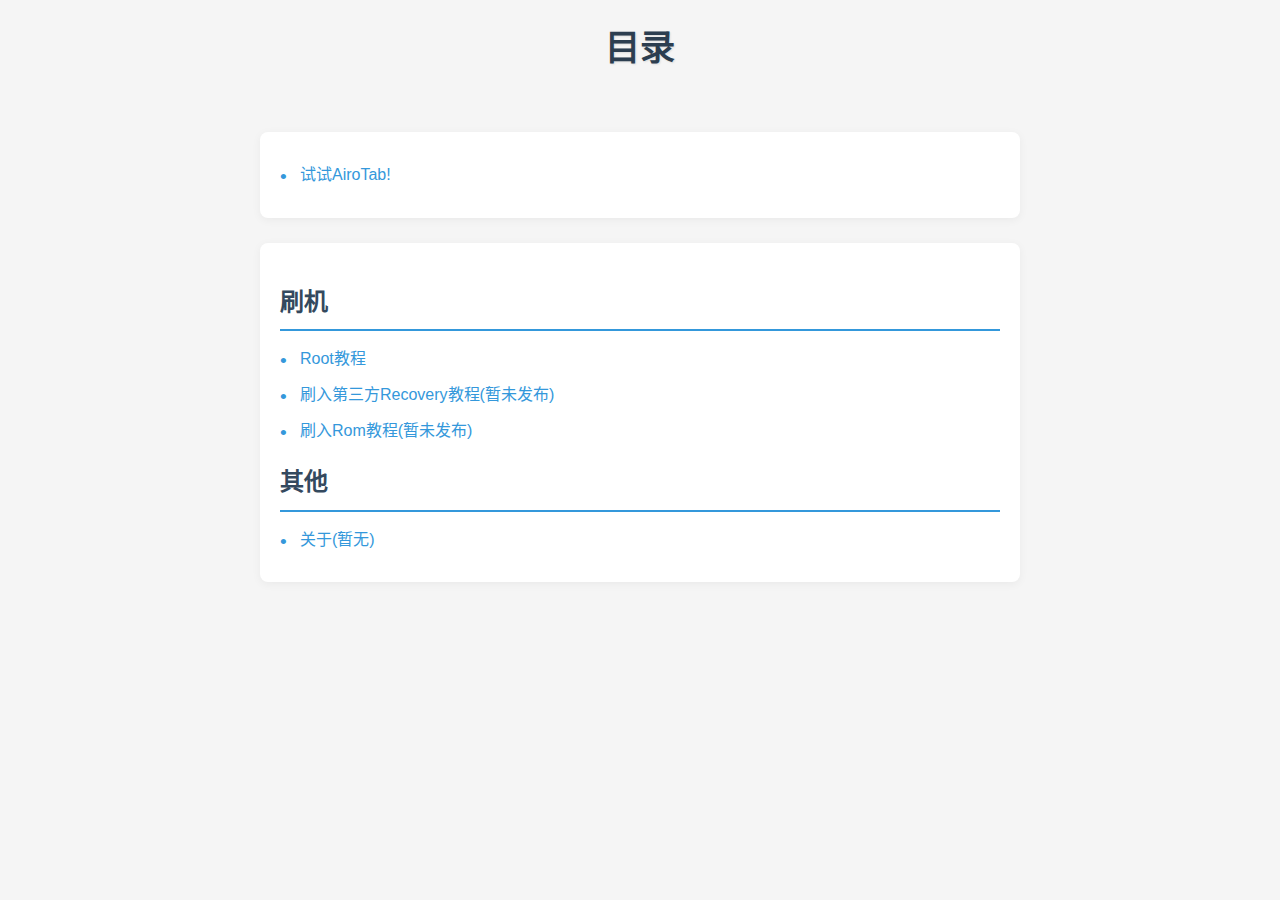
<file: index.html>
<!DOCTYPE html>
<html lang="zh-CN">
<head>
    <meta charset="UTF-8">
    <meta name="viewport" content="width=device-width, initial-scale=1.0">
    <title>目录</title>
    <link rel="stylesheet" href="styles.css">
</head>
<body>
    <header>
        <h1>目录</h1>
    </header>
    <br>
    <nav>
        <ul>
            <li><a href="https://theoninesixy.github.io/AiroTab">试试AiroTab!</a></li>
        </ul>
    </nav>
    <br>
    <section>
        <h2>刷机</h2>
        <ul>
            <li><a href="https://theoninesixy.github.io/Flashing/Root">Root教程</a></li>
            <li><a href="https://theoninesixy.github.io/Flashing/FlashRecovery">刷入第三方Recovery教程(暂未发布)</a></li>
            <li><a href="https://theoninesixy.github.io/Flashing/FlashRom">刷入Rom教程(暂未发布)</a></li>
        </ul>
        <h2>其他</h2>
        <ul>
            <li><a href="https://theoninesixy.github.io/Other/About">关于(暂无)</a></li>

        </ul>
    </section>
</body>
</html>
</file>
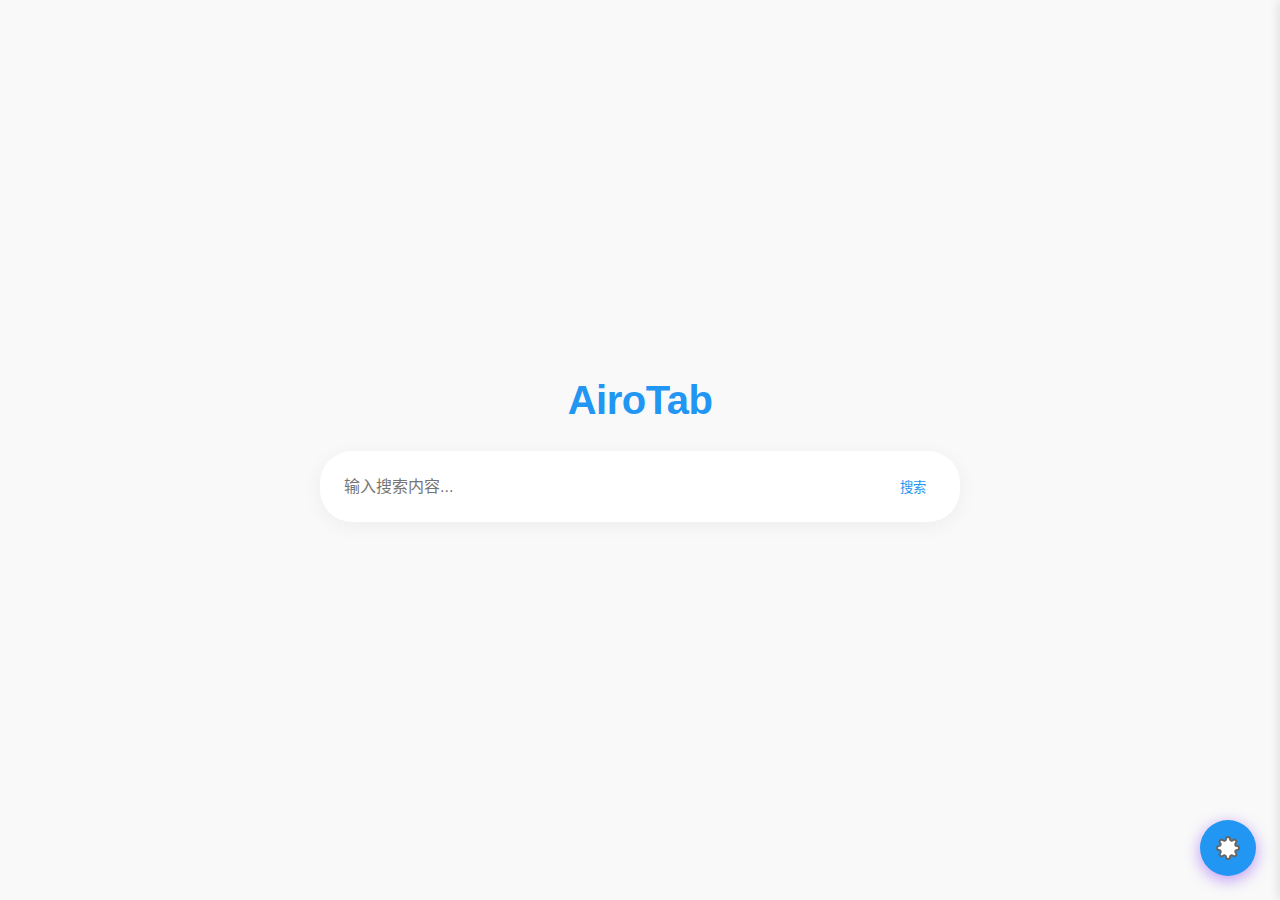
<file: AiroTab/index.html>
<!DOCTYPE html>
<html lang="zh-CN">
<head>
    <meta charset="UTF-8">
    <meta name="viewport" content="width=device-width, initial-scale=1.0">
    <title>AiroTab</title>
    <style>
        /* Material You 设计系统 */
        @media (max-width: 768px) {
            .title {
                font-size: 32px;
                margin-bottom: 20px;
            }
            .search-box {
                padding: 12px 16px;
                width: 90%;
            }
            .settings-panel {
                width: 100%;
            }
            .nav-sidebar {
                width: 200px;
            }
            .settings-content {
                padding: 20px 15px;
            }
            .section-title {
                font-size: 1.5rem;
                margin-bottom: 20px;
            }
            .search-engine-option,
            .color-picker {
                padding: 10px 12px;
            }
            .settings-icon {
                width: 48px;
                height: 48px;
                bottom: 16px;
                right: 16px;
            }
        }
        @media (max-width: 480px) {
            .title {
                font-size: 28px;
            }
            .panel-container {
                flex-direction: column;
            }
            .nav-sidebar {
                width: 100%;
                height: auto;
                border-right: none;
                border-bottom: 1px solid var(--border-color);
            }
            .nav-menu {
                display: flex;
                overflow-x: auto;
            }
            .nav-item {
                flex: 0 0 auto;
                border-bottom: none;
                border-right: 1px solid var(--border-color);
            }
            .nav-link {
                padding: 10px 12px;
                flex-direction: column;
            }
            .nav-icon {
                margin-right: 0;
                margin-bottom: 4px;
            }
            .nav-text {
                font-size: 12px;
            }
        }
        :root {
            /* 主色调 - 基于用户壁纸的个性化色彩 */
            --primary-color: #6200ee;
            --primary-light: #bb86fc;
            --primary-dark: #3700b3;

            /* 辅助色 */
            --secondary-color: #03dac6;
            --secondary-light: #66ffed;
            --secondary-dark: #018786;

            /* 中性色 */
            --background: #f9f9f9;
            --surface: #ffffff;
            --surface-variant: #f2f2f7;
            --on-background: #121212;
            --on-surface: #121212;
            --on-surface-variant: #424242;
            --outline: #e0e0e0;

            /* 状态颜色 */
            --error: #b00020;
            --success: #00c853;
        }

        * {
            margin: 0;
            padding: 0;
            box-sizing: border-box;
        }

        body {
            font-family: 'Roboto', 'Microsoft YaHei', sans-serif;
            background-color: var(--background);
            color: var(--on-background);
            height: 100vh;
            display: flex;
            flex-direction: column;
            align-items: center;
            justify-content: center;
            transition: background-color 0.3s ease;
        }

        .title {
            font-size: 40px;
            font-weight: 700;
            color: var(--primary-color);
            margin-bottom: 28px;
            text-align: center;
            letter-spacing: -0.5px;
        }

        .search-box {
            background-color: var(--surface);
            padding: 16px 24px;
            border-radius: 32px;
            box-shadow: 0 4px 20px rgba(0, 0, 0, 0.05);
            width: 640px;
            max-width: 90%;
            display: flex;
            align-items: center;
            transition: box-shadow 0.3s ease, transform 0.3s ease;
        }

        .search-box:hover {
            box-shadow: 0 6px 24px rgba(0, 0, 0, 0.08);
            transform: translateY(-2px);
        }

        .search-box:focus-within {
            box-shadow: 0 8px 30px rgba(98, 0, 238, 0.12);
            transform: translateY(-2px);
        }

        .search-box input {
            flex: 1;
            border: none;
            outline: none;
            background: transparent;
            font-size: 16px;
            padding: 6px 0;
            color: var(--on-surface);
        }

        .search-box button {
            border: none;
            background: none;
            cursor: pointer;
            padding: 10px;
            color: var(--primary-color);
            border-radius: 50%;
            transition: background-color 0.2s ease;
        }

        .search-box button:hover {
            background-color: rgba(98, 0, 238, 0.08);
        }

        /* 设置图标和面板样式 */
        .settings-icon {
            position: fixed;
            bottom: 24px;
            right: 24px;
            width: 56px;
            height: 56px;
            background-color: var(--primary-color);
            border-radius: 50%;
            box-shadow: 0 4px 16px rgba(98, 0, 238, 0.4);
            cursor: pointer;
            display: flex;
            align-items: center;
            justify-content: center;
            z-index: 1000;
            transition: all 0.3s cubic-bezier(0.4, 0, 0.2, 1);
        }

        .settings-icon:hover {
            transform: scale(1.08);
            box-shadow: 0 8px 24px rgba(98, 0, 238, 0.5);
        }

        .settings-icon svg {
            fill: white;
            stroke: white;
            width: 24px;
            height: 24px;
        }

        /* 设置面板样式 */
        .settings-panel {
            position: fixed;
            top: 0;
            right: 0;
            width: 800px;
            height: 100%;
            background-color: var(--background-color);
            box-shadow: -2px 0 10px rgba(0, 0, 0, 0.1);
            transform: translateX(100%);
            transition: transform 0.3s cubic-bezier(0.4, 0, 0.2, 1);
            z-index: 1000;
            overflow: hidden;
        }

        .settings-panel.active {
            transform: translateX(0);
        }

        .panel-container {
            display: flex;
            height: 100%;
        }

        /* 侧边导航栏 */
        .nav-sidebar {
            width: 240px;
            background-color: var(--sidebar-background);
            border-right: 1px solid var(--border-color);
            overflow-y: auto;
            flex-shrink: 0;
        }

        .nav-header {
            padding: 16px 20px;
            border-bottom: 1px solid var(--border-color);
        }

        .nav-title {
            margin: 0;
            font-size: 1.25rem;
            font-weight: 500;
            color: var(--text-primary);
        }

        .nav-menu {
            list-style: none;
            padding: 0;
            margin: 0;
        }

        .nav-item {
            border-bottom: 1px solid var(--border-color);
        }

        .nav-link {
            display: flex;
            align-items: center;
            padding: 12px 20px;
            color: var(--text-secondary);
            text-decoration: none;
            transition: all 0.3s cubic-bezier(0.4, 0, 0.2, 1);
            position: relative;
            overflow: hidden;
        }

        .nav-link::after {
            content: '';
            position: absolute;
            left: 0;
            top: 0;
            height: 100%;
            width: 4px;
            background-color: var(--primary-color);
            transform: translateX(-100%);
            transition: transform 0.3s cubic-bezier(0.4, 0, 0.2, 1);
        }

        .nav-link.active::after {
            transform: translateX(0);
        }

        .nav-link:hover {
            background-color: var(--hover-background);
            color: var(--text-primary);
        }

        .nav-link.active {
            background-color: var(--active-background);
            color: var(--primary-color);
            font-weight: 500;
        }

        .nav-icon {
            margin-right: 12px;
            font-size: 1.2rem;
            width: 24px;
            text-align: center;
        }

        /* 主内容区域 */
        .main-content {
            flex-grow: 1;
            overflow-y: auto;
        }

        .panel-header {
            display: flex;
            justify-content: flex-end;
            padding: 16px 20px;
            border-bottom: 1px solid var(--border-color);
        }

        .close-btn {
            background: none;
            border: none;
            font-size: 1.5rem;
            cursor: pointer;
            color: var(--text-secondary);
            transition: color 0.2s;
            padding: 0 10px;
        }

        .close-btn:hover {
            color: var(--text-primary);
        }

        .settings-content {
            padding: 30px;
        }

        .settings-section {
            display: none;
        }

        .settings-section.active {
            display: block;
        }

        .section-title {
            font-size: 1.75rem;
            font-weight: 400;
            color: var(--text-primary);
            margin-top: 0;
            margin-bottom: 30px;
        }

        .settings-card {
            background-color: var(--card-background);
            border-radius: 8px;
            box-shadow: 0 1px 2px rgba(0, 0, 0, 0.05);
            padding: 20px;
            margin-bottom: 24px;
        }

        .settings-item {
            margin-bottom: 24px;
        }

        .settings-item:last-child {
            margin-bottom: 0;
        }

        .wallpaper-upload {
            margin-top: 15px;
            display: flex;
            gap: 12px;
            align-items: center;
            flex-wrap: wrap;
        }

        .wallpaper-upload .file-input {
            flex: 1;
            min-width: 200px;
        }

        .wallpaper-upload .btn {
            white-space: nowrap;
        }

        .form-label {
            display: block;
            margin-bottom: 12px;
            font-size: 14px;
            font-weight: 500;
            color: var(--on-surface-variant);
        }

        .file-input {
            width: 100%;
            padding: 12px 16px;
            border: 1px solid var(--outline);
            border-radius: 12px;
            font-size: 14px;
            color: var(--on-surface);
            background-color: var(--surface);
            transition: border-color 0.2s ease, box-shadow 0.2s ease, background-color 0.2s ease;
        }

        .file-input:focus {
            outline: none;
            border-color: var(--primary-color);
            box-shadow: 0 0 0 2px rgba(98, 0, 238, 0.2);
            background-color: var(--surface);
        }

        .btn {
            display: inline-flex;
            align-items: center;
            justify-content: center;
            font-weight: 500;
            text-align: center;
            vertical-align: middle;
            user-select: none;
            border: none;
            padding: 10px 16px;
            font-size: 14px;
            line-height: 1.5;
            border-radius: 12px;
            transition: all 0.2s cubic-bezier(0.4, 0, 0.2, 1);
            cursor: pointer;
            min-width: 64px;
        }

        .btn-primary {
            color: white;
            background-color: var(--primary-color);
            box-shadow: 0 2px 4px rgba(98, 0, 238, 0.2);
        }

        .btn-primary:hover {
            background-color: var(--primary-dark);
            box-shadow: 0 4px 8px rgba(98, 0, 238, 0.3);
            transform: translateY(-1px);
        }

        .btn:active {
            transform: translateY(0);
            box-shadow: 0 2px 4px rgba(98, 0, 238, 0.2);
            transition: transform 0.1s ease, box-shadow 0.1s ease;
        }

        .btn-outline-secondary {
            color: var(--on-surface-variant);
            background-color: var(--surface);
            border: 1px solid var(--outline);
        }

        .btn-outline-secondary:hover {
            background-color: var(--surface-variant);
            border-color: var(--outline);
            transform: translateY(-1px);
        }

        .search-engine-option {
            margin-bottom: 16px;
            display: flex;
            align-items: center;
            padding: 12px 16px;
            border-radius: 12px;
            transition: background-color 0.2s ease;
        }

        .search-engine-option:hover {
            background-color: var(--surface-variant);
        }

        /* 搜索引擎分组样式 */
        .search-engine-group {
            margin-top: 16px;
        }

        .group-title {
            display: flex;
            align-items: center;
            justify-content: space-between;
            padding: 12px 16px;
            border-radius: 12px;
            background-color: var(--surface);
            cursor: pointer;
            transition: background-color 0.2s ease;
        }

        .group-title:hover {
            background-color: var(--surface-variant);
        }

        .group-text {
            font-size: 16px;
            color: var(--on-surface);
            font-weight: 500;
        }

        .group-icon {
            font-size: 14px;
            color: var(--text-secondary);
            transition: transform 0.2s ease;
        }

        .group-title.active .group-icon {
            transform: rotate(180deg);
        }

        .group-options {
            margin-top: 8px;
            padding-left: 20px;
        }

        .subgroup-option {
            padding-left: 20px;
        }

        .radio-input {
            margin-right: 16px;
            width: 20px;
            height: 20px;
            accent-color: var(--primary-color);
            transition: transform 0.2s ease;
        }

        .radio-input:checked {
            transform: scale(1.15);
        }

        .radio-label {
            font-size: 16px;
            color: var(--on-surface);
            cursor: pointer;
            font-weight: 400;
        }

        .theme-color-options {
            margin-bottom: 24px;
        }

        .color-picker {
            margin-bottom: 16px;
            display: flex;
            align-items: center;
            padding: 12px 16px;
            border-radius: 12px;
            transition: background-color 0.2s ease;
        }

        .color-picker:hover {
            background-color: var(--surface-variant);
        }

        /* 关于页面样式 */
        .about-title {
            font-size: 1.5rem;
            font-weight: 500;
            color: var(--text-primary);
            margin-top: 0;
            margin-bottom: 8px;
        }

        .about-version {
            font-size: 1rem;
            color: var(--text-secondary);
            margin-top: 0;
            margin-bottom: 16px;
        }

        .about-description {
            font-size: 1rem;
            color: var(--text-primary);
            line-height: 1.5;
            margin-bottom: 24px;
        }

        .about-links {
            display: flex;
            gap: 24px;
            flex-wrap: wrap;
        }

        .about-link {
            color: var(--primary-color);
            text-decoration: none;
            transition: color 0.2s, text-decoration 0.2s;
        }

        .about-link:hover {
            color: var(--primary-variant);
            text-decoration: underline;
        }
        /* 移动端设置面板优化 */
        @media (max-width: 768px) {
            .settings-panel {
                width: 100%;
            }
            .settings-panel .panel-container {
                flex-direction: column;
                width: 100%;
                max-width: 100%;
            }
            .nav-sidebar {
                width: 100%;
                height: auto;
                border-right: none;
                border-bottom: 1px solid var(--border-color);
            }
            .nav-menu {
                display: flex;
                overflow-x: auto;
                padding-bottom: 10px;
            }
            .nav-item {
                margin-right: 15px;
                white-space: nowrap;
                border-bottom: none;
            }
            .main-content {
                width: 100%;
                height: auto;
                max-height: 70vh;
                overflow-y: auto;
            }
            .settings-card {
                padding: 15px;
            }
            .settings-item {
                margin-bottom: 15px;
            }
        }

        @media (max-width: 480px) {
            .settings-panel .panel-container {
                width: 95%;
            }
            .section-title {
                font-size: 1.5rem;
                margin-bottom: 15px;
            }
            .radio-label {
                font-size: 0.9rem;
            }
            .btn {
                padding: 8px 12px;
                font-size: 0.9rem;
            }
        }
    </style>
</head>
<body>
        <div class="title">AiroTab</div>
        <form class="search-box" id="search-form">
        <input type="text" placeholder="输入搜索内容..." id="search-input">
        <button type="submit" id="search-btn">搜索</button>
    </form>

    <!-- 设置图标 -->
    <div class="settings-icon" id="settings-icon">
        <svg width="20" height="20" viewBox="0 0 24 24" fill="none" xmlns="http://www.w3.org/2000/svg">
            <circle cx="12" cy="12" r="3" stroke="#666" stroke-width="2"/>
            <path d="M19.4 15a1.65 1.65 0 0 0 .33 1.82l.06.06a2 2 0 0 1 0 2.83 2 2 0 0 1-2.83 0l-.06-.06a1.65 1.65 0 0 0-1.82-.33 1.65 1.65 0 0 0-1 1.51V21a2 2 0 0 1-2 2 2 2 0 0 1-2-2v-.09A1.65 1.65 0 0 0 9 19.4a1.65 1.65 0 0 0-1.82.33l-.06.06a2 2 0 0 1-2.83 0 2 2 0 0 1 0-2.83l.06-.06a1.65 1.65 0 0 0 .33-1.82 1.65 1.65 0 0 0-1.51-1H3a2 2 0 0 1-2-2 2 2 0 0 1 2-2h.09A1.65 1.65 0 0 0 4.6 9a1.65 1.65 0 0 0-.33-1.82l-.06-.06a2 2 0 0 1 0-2.83 2 2 0 0 1 2.83 0l.06.06a1.65 1.65 0 0 0 1.82.33H9a1.65 1.65 0 0 0 1-1.51V3a2 2 0 0 1 2-2 2 2 0 0 1 2 2v.09a1.65 1.65 0 0 0 1 1.51 1.65 1.65 0 0 0 1.82-.33l.06-.06a2 2 0 0 1 2.83 0 2 2 0 0 1 0 2.83l-.06.06a1.65 1.65 0 0 0-.33 1.82V9a1.65 1.65 0 0 0 1.51 1H21a2 2 0 0 1 2 2 2 2 0 0 1-2 2h-.09a1.65 1.65 0 0 0-1.51 1z" stroke="#666" stroke-width="2"/>
        </svg>
    </div>

    <!-- 设置面板 -->
    <div class="settings-panel" id="settings-panel">
        <div class="panel-container">
            <div class="nav-sidebar">
                <div class="nav-header">
                    <h2 class="nav-title">设置</h2>
                </div>
                <ul class="nav-menu">
                    <li class="nav-item">
                        <a class="nav-link active" data-target="search-settings">
                            <span class="nav-icon">🔍</span>
                            <span class="nav-text">搜索设置</span>
                        </a>
                    </li>
                    <li class="nav-item">
                        <a class="nav-link" data-target="appearance-settings">
                            <span class="nav-icon">🎨</span>
                            <span class="nav-text">外观设置</span>
                        </a>
                    </li>
                    <li class="nav-item">
                        <a class="nav-link" data-target="about-settings">
                            <span class="nav-icon">ℹ️</span>
                            <span class="nav-text">关于</span>
                        </a>
                    </li>
                </ul>
            </div>
            <div class="main-content">
                <div class="panel-header">
                    <button class="close-btn" id="close-btn">&times;</button>
                </div>
                <div class="settings-content">
                    <div id="search-settings" class="settings-section active">
                        <h1 class="section-title">搜索设置</h1>
                        <div class="settings-card">
                            <div class="settings-item">
                                <div class="search-engine-option">
                                    <input type="radio" id="google" name="search-engine" value="google" checked class="radio-input">
                                    <label for="google" class="radio-label">Google</label>
                                </div>
                                <div class="search-engine-option">
                                    <input type="radio" id="duckduckgo" name="search-engine" value="duckduckgo" class="radio-input">
                                    <label for="duckduckgo" class="radio-label">DuckDuckGo</label>
                                </div>
                                <div class="search-engine-option">
                                    <input type="radio" id="bing" name="search-engine" value="bing" class="radio-input">
                                    <label for="bing" class="radio-label">必应</label>
                                </div>
                                <!-- 国产搜索引擎2级入口 -->
                                <div class="search-engine-group">
                                    <div class="group-title" id="domestic-group-title">
                                        <span class="group-text">其他搜索引擎</span>
                                        <span class="group-icon">▼</span>
                                    </div>
                                    <div class="group-options" id="domestic-group-options" style="display: none;">
                                        <div class="search-engine-option subgroup-option">
                                            <input type="radio" id="baidu" name="search-engine" value="baidu" class="radio-input">
                                            <label for="baidu" class="radio-label">百度</label>
                                        </div>
                                        <div class="search-engine-option subgroup-option">
                                            <input type="radio" id="sogou" name="search-engine" value="sogou" class="radio-input">
                                            <label for="sogou" class="radio-label">搜狗</label>
                                        </div>
                                        <div class="search-engine-option subgroup-option">
                                            <input type="radio" id="360" name="search-engine" value="360" class="radio-input">
                                            <label for="360" class="radio-label">360搜索</label>
                                        </div>
                                        <div class="search-engine-option subgroup-option">
                                            <input type="radio" id="yandex" name="search-engine" value="yandex" class="radio-input">
                                            <label for="yandex" class="radio-label">Yandex</label>
                                        </div>
                                        <div class="search-engine-option subgroup-option">
                                            <input type="radio" id="naver" name="search-engine" value="naver" class="radio-input">
                                            <label for="naver" class="radio-label">Naver</label>
                                        </div>
                                    </div>
                                </div>
                            </div>
                            <div class="settings-item">
                                <label class="form-label">搜索结果打开方式</label>
                                <div class="search-engine-option">
                                    <input type="radio" id="current-tab" name="search-target" value="current" checked class="radio-input">
                                    <label for="current-tab" class="radio-label">在当前标签页打开</label>
                                </div>
                                <div class="search-engine-option">
                                    <input type="radio" id="new-tab" name="search-target" value="new" class="radio-input">
                                    <label for="new-tab" class="radio-label">在新标签页打开</label>
                                </div>
                            </div>
                        </div>
                    </div>
                    <div id="appearance-settings" class="settings-section">
                        <h1 class="section-title">外观设置</h1>
                        <div class="settings-card">
                            <div class="settings-item">
                                <div class="theme-color-options">
                                    <label class="form-label">主题色</label>
                                    <div class="color-picker">
                                        <input type="radio" id="purple" name="theme-color" value="purple" class="radio-input">
                                        <label for="purple" class="radio-label">紫色</label>
                                    </div>
                                    <div class="color-picker">
                                        <input type="radio" id="blue" name="theme-color" value="blue" checked class="radio-input">
                                        <label for="blue" class="radio-label">蓝色</label>
                                    </div>
                                    <div class="color-picker">
                                        <input type="radio" id="green" name="theme-color" value="green" class="radio-input">
                                        <label for="green" class="radio-label">绿色</label>
                                    </div>
                                    <div class="color-picker">
                                        <input type="radio" id="red" name="theme-color" value="red" class="radio-input">
                                        <label for="red" class="radio-label">红色</label>
                                    </div>
                                </div>
                            </div>
                            <div class="settings-item">
                                <div class="wallpaper-upload">
                                    <label for="wallpaper-upload" class="form-label">更换壁纸</label>
                                    <input type="file" id="wallpaper-upload" accept="image/*" class="file-input">
                                    <button id="reset-wallpaper" class="btn btn-outline-secondary">重置壁纸</button>
                                </div>
                            </div>
                        </div>
                    </div>
                    <div id="about-settings" class="settings-section">
                        <h1 class="section-title">关于</h1>
                        <div class="settings-card">
                            <div class="settings-item">
                                <h2 class="about-title">AiroTab</h2>
                                <p class="about-version">版本 1.0.0</p>
                                <p class="about-description">AiroTab 是一个使用AI编写的简洁、高效的新标签页应用，提供搜索、主题和壁纸自定义功能。</p>
                                <p class="about-author">By OninesixY</p>

                            </div>
                        </div>
                    </div>
                </div>
            </div>
        </div>
    </div>

    <script>
        // 加载设置
        function loadSettings() {
            // 加载搜索引擎设置
            const savedEngine = localStorage.getItem('searchEngine') || 'google';
            document.querySelector(`input[name="search-engine"][value="${savedEngine}"]`).checked = true;

            // 加载搜索打开方式设置
            const savedTarget = localStorage.getItem('searchTarget') || 'current';
            document.querySelector(`input[name="search-target"][value="${savedTarget}"]`).checked = true;

            // 加载壁纸设置
            const savedWallpaper = localStorage.getItem('wallpaper');
            if (savedWallpaper) {
                document.body.style.backgroundImage = `url(${savedWallpaper})`;
                document.body.style.backgroundSize = 'cover';
                document.body.style.backgroundPosition = 'center';
            }

            // 加载主题色设置
            const savedThemeColor = localStorage.getItem('themeColor') || 'blue';
            document.querySelector(`input[name="theme-color"][value="${savedThemeColor}"]`).checked = true;
            applyThemeColor(savedThemeColor);
        }

        // 保存搜索打开方式设置
        function saveSearchTarget() {
            const selectedTarget = document.querySelector('input[name="search-target"]:checked').value;
            localStorage.setItem('searchTarget', selectedTarget);
        }

        // 保存搜索引擎设置
        function saveSearchEngine() {
            const selectedEngine = document.querySelector('input[name="search-engine"]:checked').value;
            localStorage.setItem('searchEngine', selectedEngine);
        }

        // 保存壁纸设置
        function saveWallpaper(event) {
            const file = event.target.files[0];
            if (file) {
                const reader = new FileReader();
                reader.onload = function(e) {
                    const wallpaperUrl = e.target.result;
                    localStorage.setItem('wallpaper', wallpaperUrl);
                    document.body.style.backgroundImage = `url(${wallpaperUrl})`;
                    document.body.style.backgroundSize = 'cover';
                    document.body.style.backgroundPosition = 'center';
                };
                reader.readAsDataURL(file);
            }
        }

        // 重置壁纸
        function resetWallpaper() {
            localStorage.removeItem('wallpaper');
            document.body.style.backgroundImage = '';
            document.getElementById('wallpaper-upload').value = '';
        }

        // 主题色配置
        const themeColors = {
            purple: {
                primary: '#6200ee',
                primaryVariant: '#3700b3',
                secondary: '#03dac6',
                secondaryVariant: '#018786',
                background: '#ffffff',
                surface: '#ffffff',
                error: '#b00020',
                onPrimary: '#ffffff',
                onSecondary: '#000000',
                onBackground: '#000000',
                onSurface: '#000000',
                onError: '#ffffff'
            },
            blue: {
                primary: '#2196f3',
                primaryVariant: '#0d47a1',
                secondary: '#ff4081',
                secondaryVariant: '#c2185b',
                background: '#ffffff',
                surface: '#ffffff',
                error: '#b00020',
                onPrimary: '#ffffff',
                onSecondary: '#ffffff',
                onBackground: '#000000',
                onSurface: '#000000',
                onError: '#ffffff'
            },
            green: {
                primary: '#4caf50',
                primaryVariant: '#388e3c',
                secondary: '#ffeb3b',
                secondaryVariant: '#fbc02d',
                background: '#ffffff',
                surface: '#ffffff',
                error: '#b00020',
                onPrimary: '#ffffff',
                onSecondary: '#000000',
                onBackground: '#000000',
                onSurface: '#000000',
                onError: '#ffffff'
            },
            red: {
                primary: '#f44336',
                primaryVariant: '#d32f2f',
                secondary: '#4caf50',
                secondaryVariant: '#388e3c',
                background: '#ffffff',
                surface: '#ffffff',
                error: '#b00020',
                onPrimary: '#ffffff',
                onSecondary: '#ffffff',
                onBackground: '#000000',
                onSurface: '#000000',
                onError: '#ffffff'
            }
        };

        // 应用主题色
        function applyThemeColor(colorName) {
            const colors = themeColors[colorName];
            if (!colors) return;

            document.documentElement.style.setProperty('--primary-color', colors.primary);
            document.documentElement.style.setProperty('--primary-variant', colors.primaryVariant);
            document.documentElement.style.setProperty('--secondary-color', colors.secondary);
            document.documentElement.style.setProperty('--secondary-variant', colors.secondaryVariant);
            document.documentElement.style.setProperty('--background-color', colors.background);
            document.documentElement.style.setProperty('--surface-color', colors.surface);
            document.documentElement.style.setProperty('--error-color', colors.error);
            document.documentElement.style.setProperty('--on-primary', colors.onPrimary);
            document.documentElement.style.setProperty('--on-secondary', colors.onSecondary);
            document.documentElement.style.setProperty('--on-background', colors.onBackground);
            document.documentElement.style.setProperty('--on-surface', colors.onSurface);
            document.documentElement.style.setProperty('--on-error', colors.onError);

            // 额外的主题色变量
            document.documentElement.style.setProperty('--sidebar-background', colors.background);
            document.documentElement.style.setProperty('--card-background', colors.surface);
            document.documentElement.style.setProperty('--hover-background', `rgba(${hexToRgb(colors.primary)}, 0.04)`);
            document.documentElement.style.setProperty('--active-background', `rgba(${hexToRgb(colors.primary)}, 0.1)`);
        }

        // 十六进制转RGB
        function hexToRgb(hex) {
            // 移除#号
            hex = hex.replace('#', '');

            // 解析RGB值
            const r = parseInt(hex.substring(0, 2), 16);
            const g = parseInt(hex.substring(2, 4), 16);
            const b = parseInt(hex.substring(4, 6), 16);

            return `${r}, ${g}, ${b}`;
        }

        // 保存主题色设置
        function saveThemeColor() {
            const selectedColor = document.querySelector('input[name="theme-color"]:checked').value;
            localStorage.setItem('themeColor', selectedColor);
            applyThemeColor(selectedColor);
        }

        // 切换设置面板
        function toggleSettingsPanel() {
            document.getElementById('settings-panel').classList.toggle('active');
        }

        // 切换设置部分
        function switchSettingsSection(targetId) {
            // 隐藏所有部分
            document.querySelectorAll('.settings-section').forEach(section => {
                section.classList.remove('active');
            });

            // 显示目标部分
            document.getElementById(targetId).classList.add('active');

            // 更新导航链接状态
            document.querySelectorAll('.nav-link').forEach(link => {
                link.classList.remove('active');
                if (link.getAttribute('data-target') === targetId) {
                    link.classList.add('active');
                }
            });
        }

        // 搜索引擎分组切换
        document.getElementById('domestic-group-title').addEventListener('click', function() {
            this.classList.toggle('active');
            const options = document.getElementById('domestic-group-options');
            options.style.display = options.style.display === 'none' ? 'block' : 'none';
        });

        // 搜索函数
        function search() {
            const query = document.getElementById('search-input').value.trim();
            if (query) {
                const engine = document.querySelector('input[name="search-engine"]:checked').value;
                const target = document.querySelector('input[name="search-target"]:checked').value;
                const targetWindow = target === 'current' ? '_self' : '_blank';
                let url;
                switch(engine) {
                    case 'google':
                        url = `https://www.google.com/search?q=${encodeURIComponent(query)}`;
                        break;
                    case 'duckduckgo':
                        url = `https://duckduckgo.com/?q=${encodeURIComponent(query)}`;
                        break;
                    case 'bing':
                        url = `https://www.bing.com/search?q=${encodeURIComponent(query)}`;
                        break;
                    case 'baidu':
                        url = `https://www.baidu.com/s?wd=${encodeURIComponent(query)}`;
                        break;
                    case 'sogou':
                        url = `https://www.sogou.com/web?query=${encodeURIComponent(query)}`;
                        break;
                    case '360':
                        url = `https://www.so.com/s?q=${encodeURIComponent(query)}`;
                        break;
                    case 'yandex':
                        url = `https://yandex.com/search/?text=${encodeURIComponent(query)}`;
                        break;
                    case 'naver':
                        url = `https://search.naver.com/search.naver?query=${encodeURIComponent(query)}`;
                        break;
                    default:
                        url = `https://www.google.com/search?q=${encodeURIComponent(query)}`;
                }
                window.open(url, targetWindow);
            }
        }

        // 添加事件监听器
        document.addEventListener('DOMContentLoaded', function() {
            // 加载设置
            loadSettings();

            // 设置面板切换
            document.getElementById('settings-icon').addEventListener('click', toggleSettingsPanel);
            document.getElementById('close-btn').addEventListener('click', toggleSettingsPanel);

            // 导航链接切换
            document.querySelectorAll('.nav-link').forEach(link => {
                link.addEventListener('click', function() {
                    const targetId = this.getAttribute('data-target');
                    switchSettingsSection(targetId);
                });
            });

            // 搜索引擎设置
            const engineRadios = document.querySelectorAll('input[name="search-engine"]');
            engineRadios.forEach(radio => {
                radio.addEventListener('change', saveSearchEngine);
            });

            // 搜索打开方式设置
            const targetRadios = document.querySelectorAll('input[name="search-target"]');
            targetRadios.forEach(radio => {
                radio.addEventListener('change', saveSearchTarget);
            });

            // 壁纸设置
            document.getElementById('wallpaper-upload').addEventListener('change', saveWallpaper);
            document.getElementById('reset-wallpaper').addEventListener('click', resetWallpaper);

            // 主题色设置
            const colorRadios = document.querySelectorAll('input[name="theme-color"]');
            colorRadios.forEach(radio => {
                radio.addEventListener('change', saveThemeColor);
            });

            // 搜索功能
            document.getElementById('search-input').addEventListener('keypress', function(e) {
                if (e.key === 'Enter') {
                    e.preventDefault();
                    search();
                }
            });

            document.getElementById('search-btn').addEventListener('click', function(e) {
                e.preventDefault();
                search();
            });

            // 处理表单提交
            document.getElementById('search-form').addEventListener('submit', function(e) {
                e.preventDefault();
                search();
            });
        });
    </script>
</body>
</html>
</file>
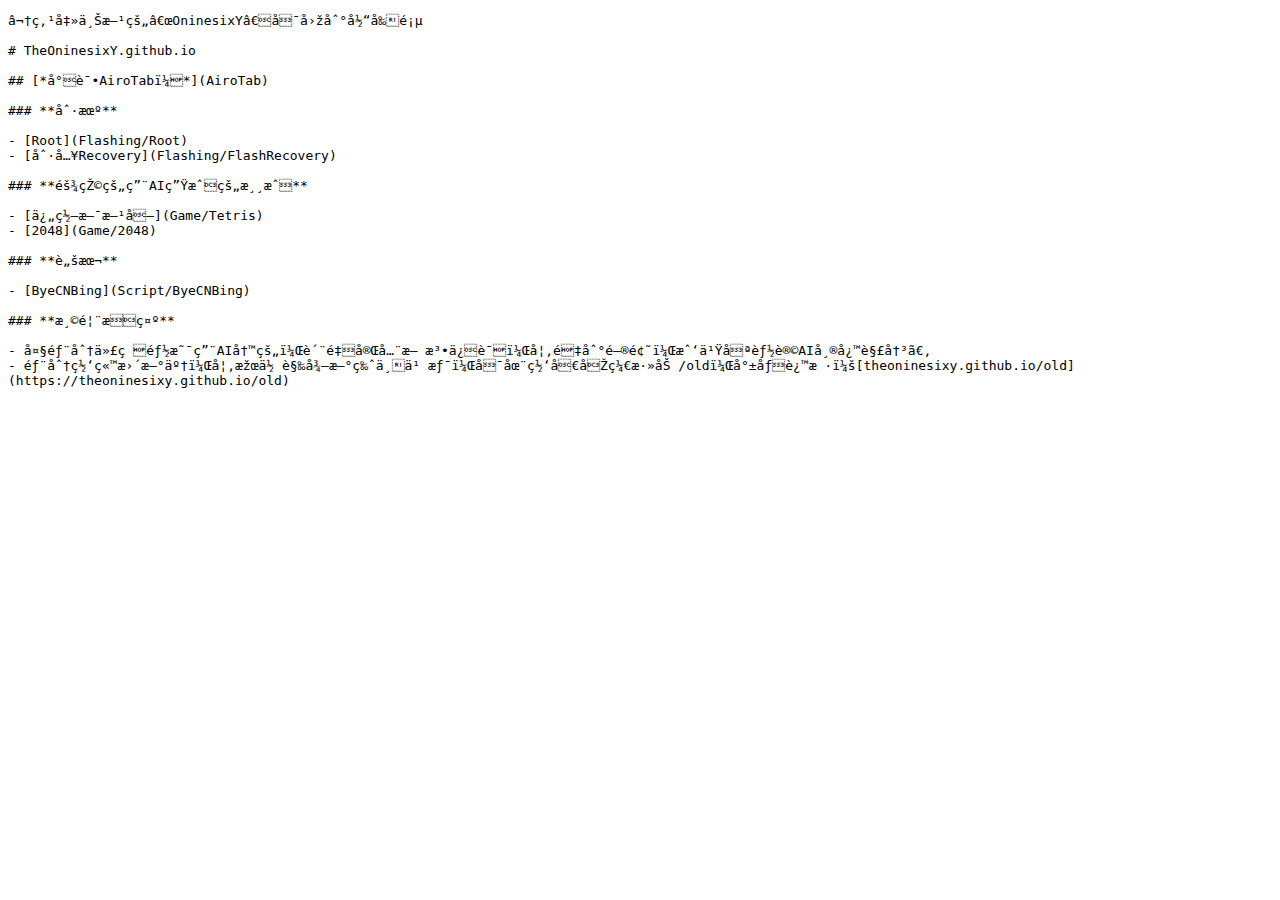
<file: Flashing/index.html>
<!DOCTYPE html>
<html>
<head>
    <title>正在跳转中...</title>
    <meta http-equiv="refresh" content="0; url=../index.md">
</head>
<body>
    <p>如果您的浏览器没有自动跳转，请点击 <a href="../index.md">这里</a>。</p>
</body>
</html>
</file>
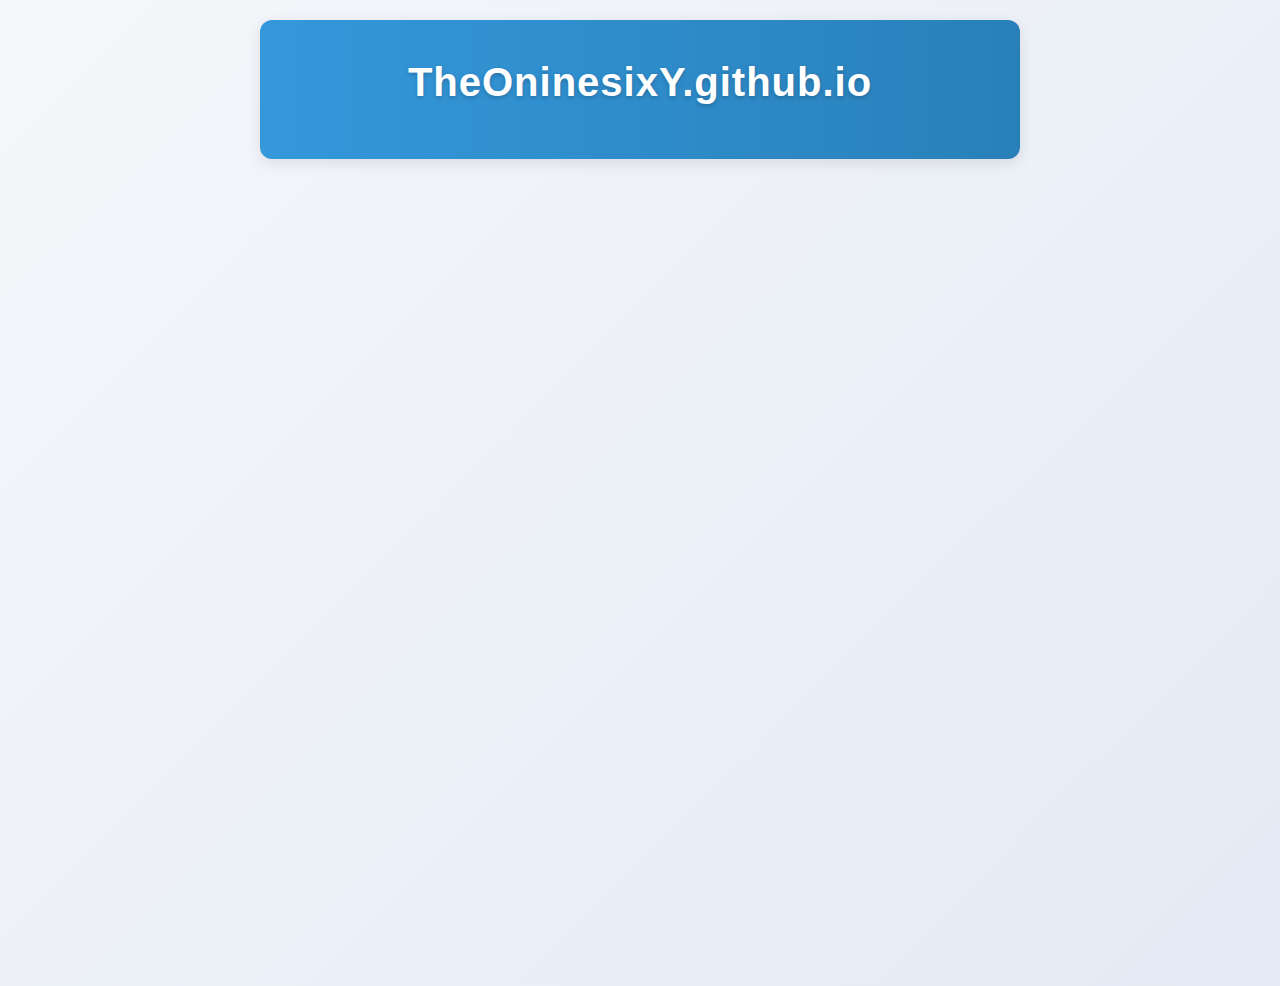
<file: old/index.html>
<!DOCTYPE html>
<html lang="zh-CN">
<head>
    <meta charset="UTF-8">
    <meta name="viewport" content="width=device-width, initial-scale=1.0">
    <title>TheOninesixY.github.io</title>
    <link rel="stylesheet" href="styles.css">
</head>
<body>
    <header>
        <h1>TheOninesixY.github.io</h1>
    </header>
    <br>
    <nav>
        <ul>
            <li><a href="https://theoninesixy.github.io/AiroTab" target="_blank">Try AiroTab!</a></li>
        </ul>
    </nav>
    <br>
    <section>
        <h2>刷机</h2>
        <ul>
            <li><a href="https://theoninesixy.github.io/Flashing/Root/web" target="_blank">Root</a></li>
            <li><a href="https://theoninesixy.github.io/Flashing/FlashRecovery/web" target="_blank">Flash Recovery</a></li>
        </ul>
        <h2>游戏</h2>
        <ul>
            <li><a href="https://theoninesixy.github.io/Game/2048" target="_blank">2048 Alpha</a></li>
            <li><a href="https://theoninesixy.github.io/Game/Tetris" target="_blank">Tetris Alpha</a></li>
        </ul>
        <h2>脚本</h2>
        <ul>
            <li><a href="https://theoninesixy.github.io/Script/ByeCNBing" target="_blank">ByeCNBing</a></li>
        </ul>
    </section>
</body>
</html>
</file>
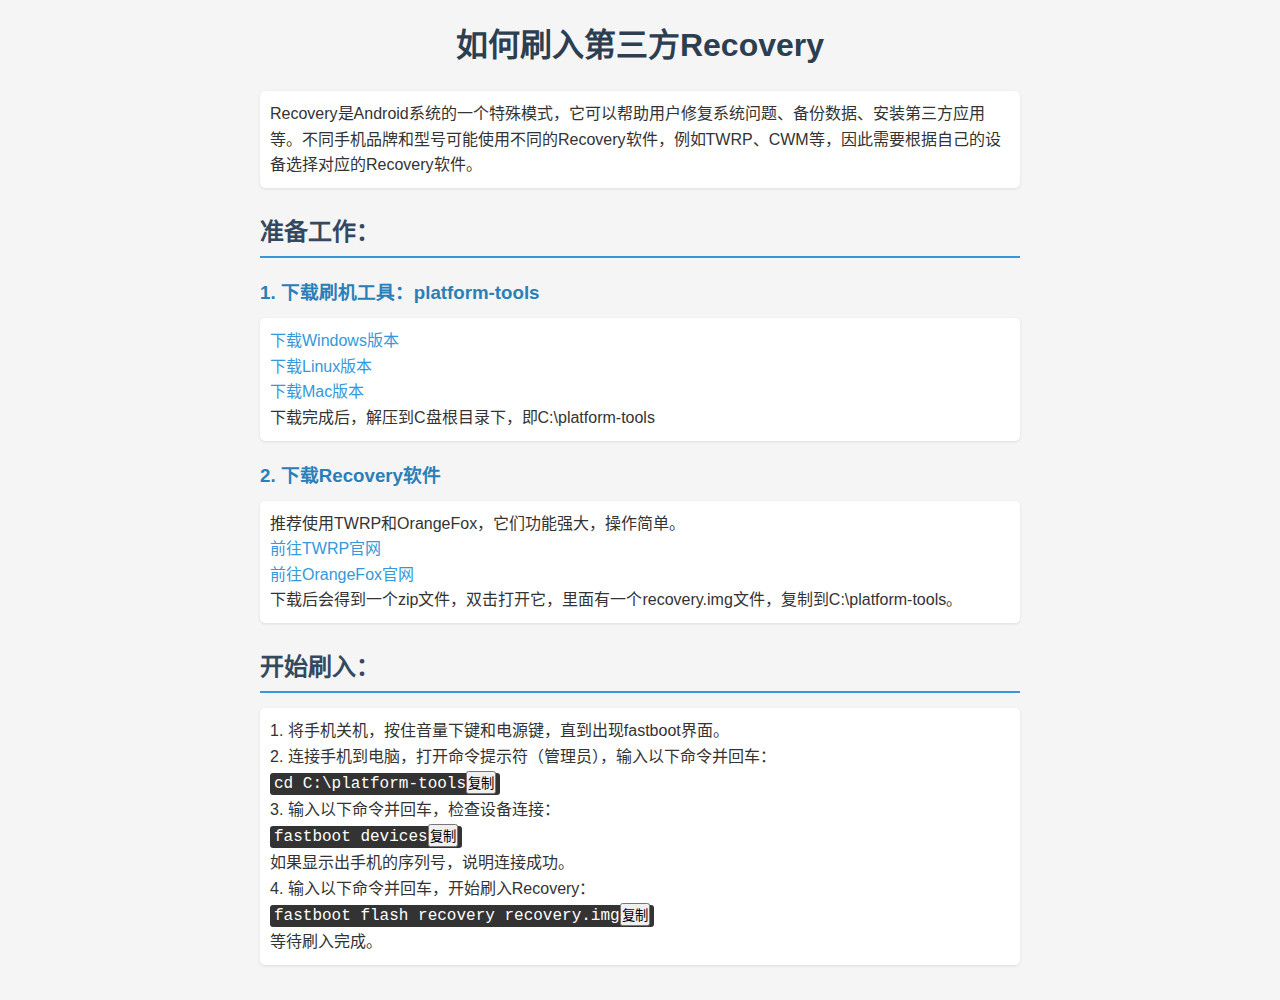
<file: Flashing/FlashRecovery/index.html>
<!DOCTYPE html>
<html lang="zh-CN">
<head>
    <meta charset="UTF-8">
    <meta name="viewport" content="width=device-width, initial-scale=1.0">
    <title>如何刷入第三方Recovery</title>
    <link rel="stylesheet" href="styles.css">
</head>
<body>
    <h1>如何刷入第三方Recovery</h1>
    <p>Recovery是Android系统的一个特殊模式，它可以帮助用户修复系统问题、备份数据、安装第三方应用等。不同手机品牌和型号可能使用不同的Recovery软件，例如TWRP、CWM等，因此需要根据自己的设备选择对应的Recovery软件。</p>
    <h2>准备工作：</h2>
    <h3>1. 下载刷机工具：platform-tools</h3>
    <p>
        <a href="https://dl.google.com/android/repository/platform-tools-latest-windows.zip?hl=zh-cn">下载Windows版本</a>
        <br>
        <a href="https://dl.google.com/android/repository/platform-tools-latest-linux.zip?hl=zh-cn">下载Linux版本</a>
        <br>
        <a href="https://dl.google.com/android/repository/platform-tools-latest-darwin.zip?hl=zh-cn">下载Mac版本</a>
        <br>
        下载完成后，解压到C盘根目录下，即C:\platform-tools
    </p>
    <h3>2. 下载Recovery软件</h3>
    <p>
        推荐使用TWRP和OrangeFox，它们功能强大，操作简单。
        <br>
        <a href="https://twrp.me/Devices/">前往TWRP官网</a>
        <br>
        <a href="https://orangefox.download/">前往OrangeFox官网</a>
        <br>
        下载后会得到一个zip文件，双击打开它，里面有一个recovery.img文件，复制到C:\platform-tools。
    </p>
    <h2>开始刷入：</h2>
    <p>
        1. 将手机关机，按住音量下键和电源键，直到出现fastboot界面。<br>
        2. 连接手机到电脑，打开命令提示符（管理员），输入以下命令并回车：<br>
        <code class="copy-code">cd C:\platform-tools<button class="copy-btn" onclick="copyCode(this)">复制</button></code><br>
        3. 输入以下命令并回车，检查设备连接：<br>
        <code class="copy-code">fastboot devices<button class="copy-btn" onclick="copyCode(this)">复制</button></code><br>
        如果显示出手机的序列号，说明连接成功。<br>
        4. 输入以下命令并回车，开始刷入Recovery：<br>
        <code class="copy-code">fastboot flash recovery recovery.img<button class="copy-btn" onclick="copyCode(this)">复制</button></code><br>
        等待刷入完成。
    </p>
</body>
<script src="script.js"></script>
</html>
</file>
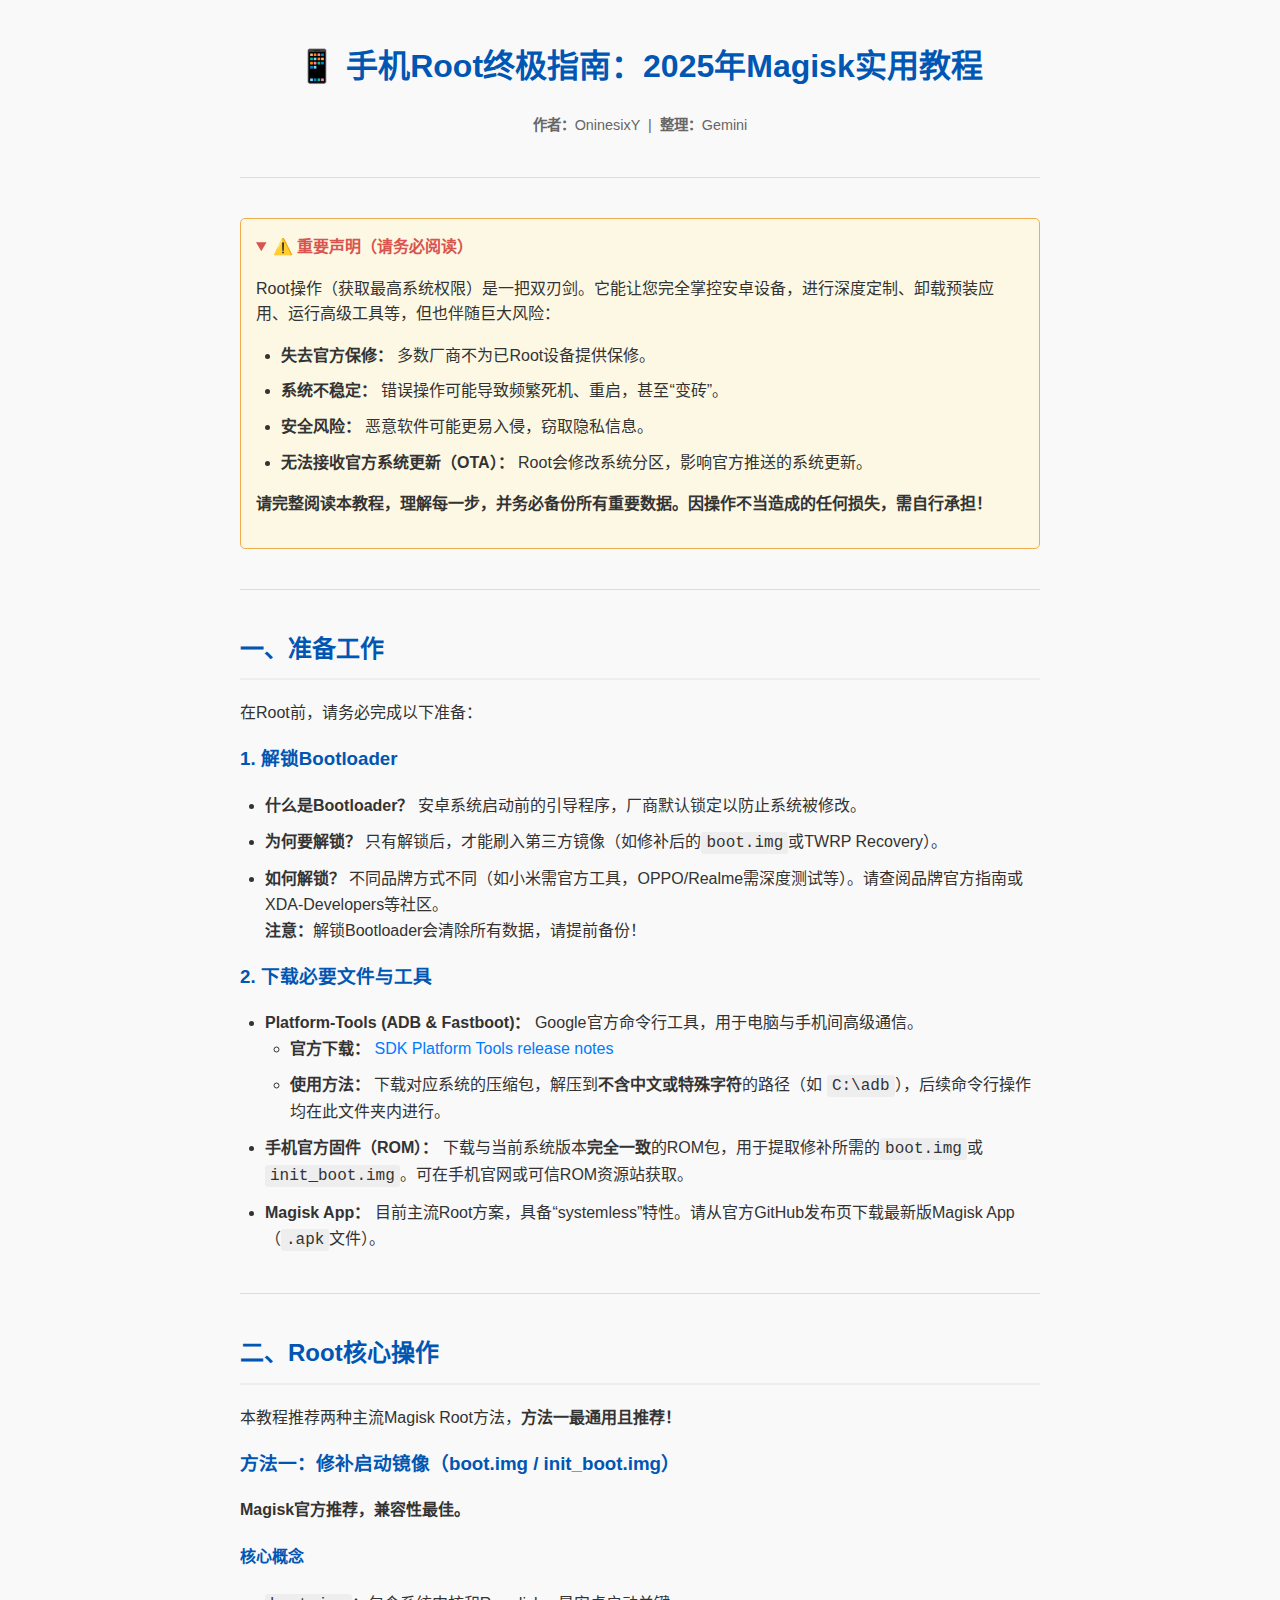
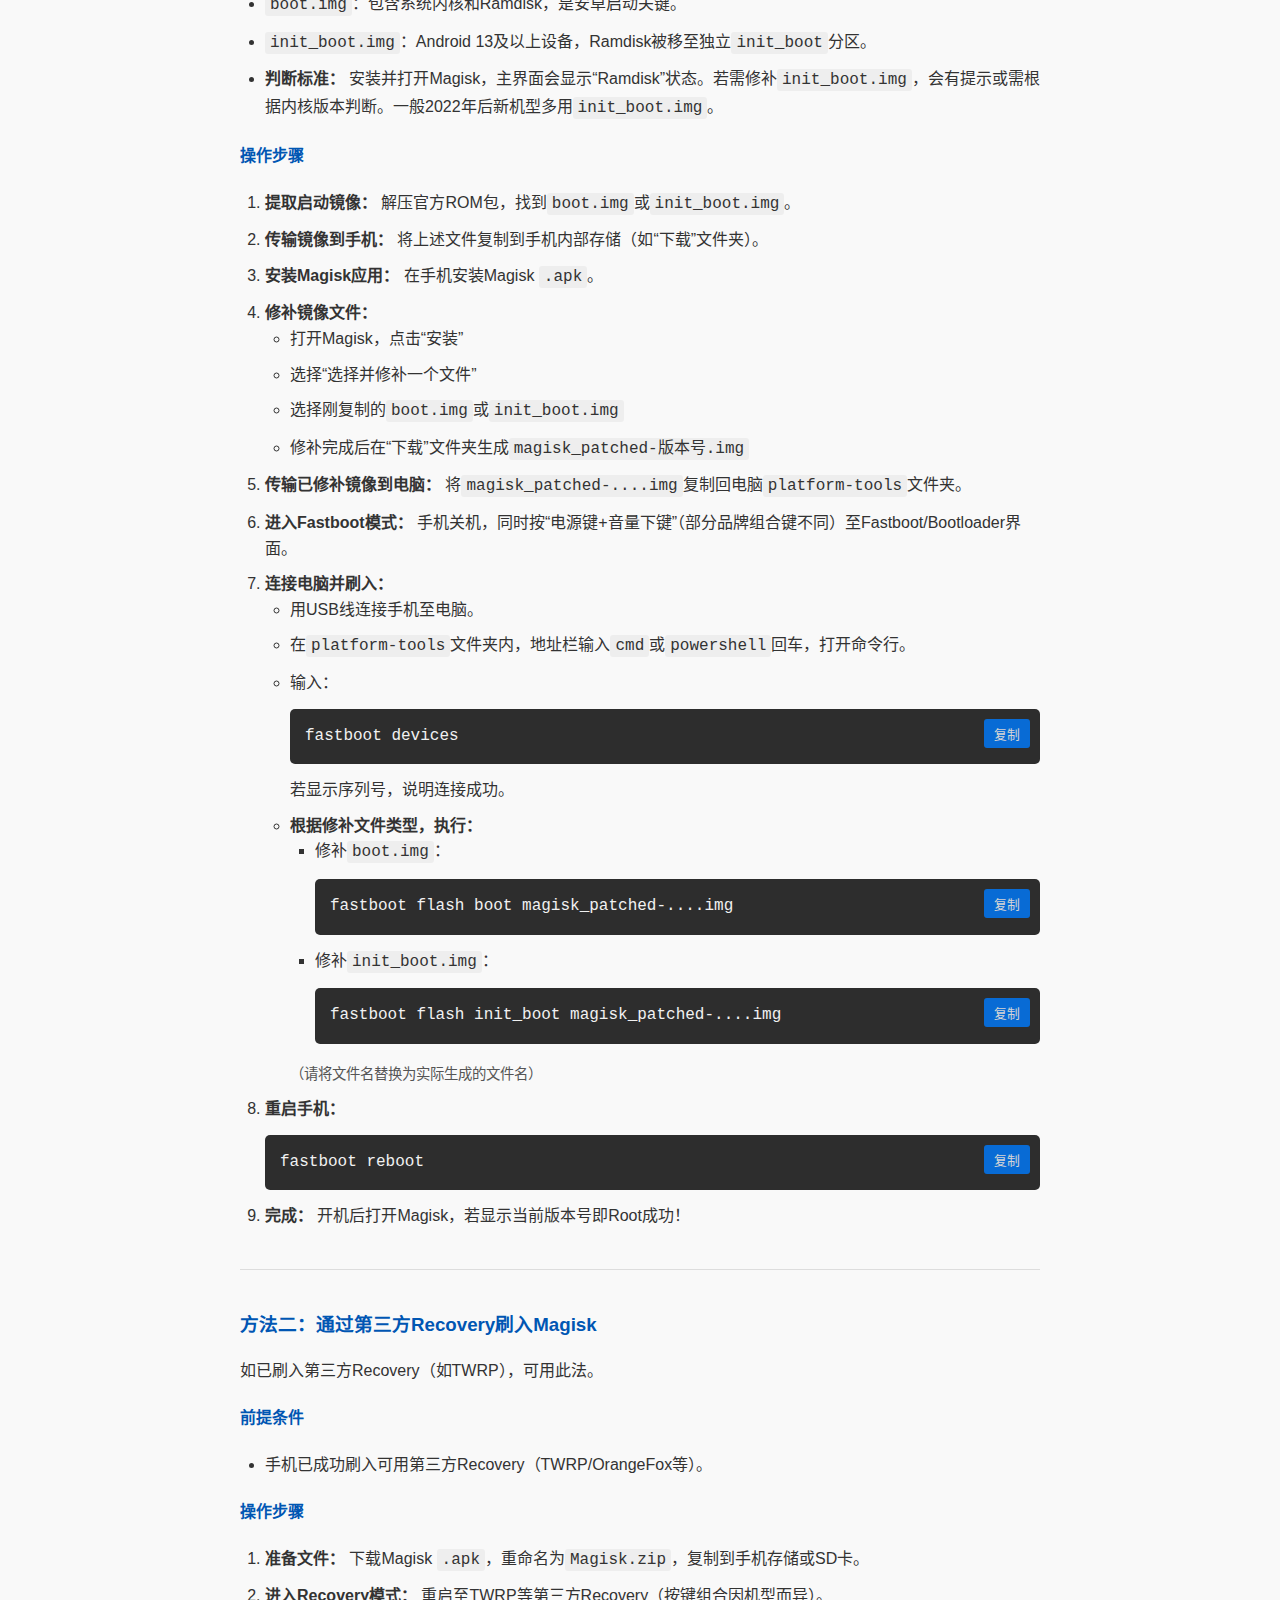
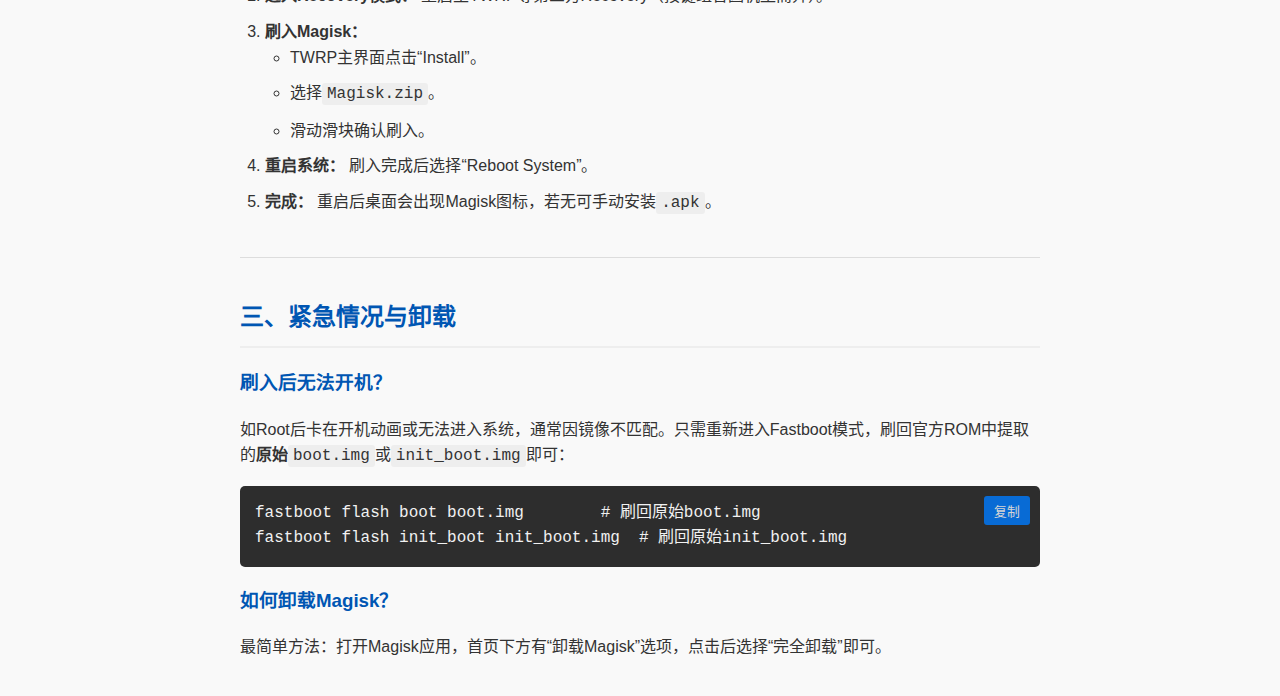
<file: Flashing/Root/index.html>
<!DOCTYPE html>
<html lang="zh-CN">
<head>
    <meta charset="UTF-8">
    <meta name="viewport" content="width=device-width, initial-scale=1.0">
    <title>手机Root终极指南：2025年Magisk实用教程</title>
    <style>
        body {
            font-family: -apple-system, BlinkMacSystemFont, "Segoe UI", Roboto, "Helvetica Neue", Arial, sans-serif;
            line-height: 1.6;
            color: #333;
            max-width: 800px;
            margin: 0 auto;
            padding: 20px;
            background-color: #f9f9f9;
        }
        h1, h2, h3, h4 {
            color: #0056b3;
        }
        h1 { text-align: center; font-size: 2em; }
        h2 { border-bottom: 2px solid #eee; padding-bottom: 10px; }
        .header { text-align: center; margin-bottom: 20px; }
        .header p { font-size: 0.9em; color: #666; }
        hr {
            border: 0;
            height: 1px;
            background: #ddd;
            margin: 40px 0;
        }
        details {
            border: 1px solid #f0ad4e;
            padding: 15px;
            border-radius: 5px;
            background-color: #fcf8e3;
            margin-bottom: 20px;
        }
        summary {
            font-weight: bold;
            cursor: pointer;
            color: #d9534f;
        }
        code {
            background-color: #eee;
            padding: 2px 5px;
            border-radius: 3px;
            font-family: "Courier New", Courier, monospace;
        }
        pre {
            background-color: #2d2d2d;
            color: #f1f1f1;
            padding: 15px;
            border-radius: 5px;
            overflow-x: auto;
            position: relative; /* Added for positioning the copy button */
        }
        pre code {
            background: none;
            padding: 0;
        }
        a {
            color: #007bff;
            text-decoration: none;
        }
        a:hover {
            text-decoration: underline;
        }
        ul, ol {
            padding-left: 25px;
        }
        li {
            margin-bottom: 10px;
        }
        blockquote {
            border-left: 4px solid #ccc;
            padding-left: 15px;
            color: #666;
            margin: 0;
        }
        .note {
            font-size: 0.9em;
            color: #555;
        }
        .copy-button {
            position: absolute;
            top: 10px;
            right: 10px;
            background-color: #007bff;
            color: white;
            border: none;
            padding: 5px 10px;
            border-radius: 3px;
            cursor: pointer;
            font-size: 0.8em;
            opacity: 0.8;
            transition: opacity 0.3s ease;
        }
        .copy-button:hover {
            opacity: 1;
        }
        .copy-button:active {
            background-color: #0056b3;
        }
    </style>
</head>
<body>

    <header class="header">
        <h1>📱 手机Root终极指南：2025年Magisk实用教程</h1>
        <p><b>作者：</b>OninesixY &nbsp;|&nbsp; <b>整理：</b>Gemini</p>
    </header>

    <hr>

    <details open>
        <summary><b>⚠️ 重要声明（请务必阅读）</b></summary>
        <p>Root操作（获取最高系统权限）是一把双刃剑。它能让您完全掌控安卓设备，进行深度定制、卸载预装应用、运行高级工具等，但也伴随巨大风险：</p>
        <ul>
            <li><b>失去官方保修：</b> 多数厂商不为已Root设备提供保修。</li>
            <li><b>系统不稳定：</b> 错误操作可能导致频繁死机、重启，甚至“变砖”。</li>
            <li><b>安全风险：</b> 恶意软件可能更易入侵，窃取隐私信息。</li>
            <li><b>无法接收官方系统更新（OTA）：</b> Root会修改系统分区，影响官方推送的系统更新。</li>
        </ul>
        <p><b>请完整阅读本教程，理解每一步，并务必备份所有重要数据。因操作不当造成的任何损失，需自行承担！</b></p>
    </details>

    <hr>

    <section>
        <h2>一、准备工作</h2>
        <p>在Root前，请务必完成以下准备：</p>

        <h3>1. 解锁Bootloader</h3>
        <ul>
            <li><b>什么是Bootloader？</b> 安卓系统启动前的引导程序，厂商默认锁定以防止系统被修改。</li>
            <li><b>为何要解锁？</b> 只有解锁后，才能刷入第三方镜像（如修补后的<code>boot.img</code>或TWRP Recovery）。</li>
            <li><b>如何解锁？</b> 不同品牌方式不同（如小米需官方工具，OPPO/Realme需深度测试等）。请查阅品牌官方指南或XDA-Developers等社区。<br><b>注意：</b>解锁Bootloader会清除所有数据，请提前备份！</li>
        </ul>

        <h3>2. 下载必要文件与工具</h3>
        <ul>
            <li><b>Platform-Tools (ADB & Fastboot)：</b> Google官方命令行工具，用于电脑与手机间高级通信。
                <ul>
                    <li><b>官方下载：</b> <a href="https://developer.android.com/tools/releases/platform-tools" target="_blank">SDK Platform Tools release notes</a></li>
                    <li><b>使用方法：</b> 下载对应系统的压缩包，解压到<strong>不含中文或特殊字符</strong>的路径（如 <code>C:\adb</code>），后续命令行操作均在此文件夹内进行。</li>
                </ul>
            </li>
            <li><b>手机官方固件（ROM）：</b> 下载与当前系统版本<strong>完全一致</strong>的ROM包，用于提取修补所需的<code>boot.img</code>或<code>init_boot.img</code>。可在手机官网或可信ROM资源站获取。</li>
            <li><b>Magisk App：</b> 目前主流Root方案，具备“systemless”特性。请从官方GitHub发布页下载最新版Magisk App（<code>.apk</code>文件）。</li>
        </ul>
    </section>

    <hr>

    <section>
        <h2>二、Root核心操作</h2>
        <p>本教程推荐两种主流Magisk Root方法，<b>方法一最通用且推荐！</b></p>

        <h3>方法一：修补启动镜像（boot.img / init_boot.img）</h3>
        <p><b>Magisk官方推荐，兼容性最佳。</b></p>

        <h4>核心概念</h4>
        <ul>
            <li><code>boot.img</code>：包含系统内核和Ramdisk，是安卓启动关键。</li>
            <li><code>init_boot.img</code>：Android 13及以上设备，Ramdisk被移至独立<code>init_boot</code>分区。</li>
            <li><b>判断标准：</b> 安装并打开Magisk，主界面会显示“Ramdisk”状态。若需修补<code>init_boot.img</code>，会有提示或需根据内核版本判断。一般2022年后新机型多用<code>init_boot.img</code>。</li>
        </ul>

        <h4>操作步骤</h4>
        <ol>
            <li><b>提取启动镜像：</b> 解压官方ROM包，找到<code>boot.img</code>或<code>init_boot.img</code>。</li>
            <li><b>传输镜像到手机：</b> 将上述文件复制到手机内部存储（如“下载”文件夹）。</li>
            <li><b>安装Magisk应用：</b> 在手机安装Magisk <code>.apk</code>。</li>
            <li><b>修补镜像文件：</b>
                <ul>
                    <li>打开Magisk，点击“安装”</li>
                    <li>选择“选择并修补一个文件”</li>
                    <li>选择刚复制的<code>boot.img</code>或<code>init_boot.img</code></li>
                    <li>修补完成后在“下载”文件夹生成<code>magisk_patched-版本号.img</code></li>
                </ul>
            </li>
            <li><b>传输已修补镜像到电脑：</b> 将<code>magisk_patched-....img</code>复制回电脑<code>platform-tools</code>文件夹。</li>
            <li><b>进入Fastboot模式：</b> 手机关机，同时按“电源键+音量下键”（部分品牌组合键不同）至Fastboot/Bootloader界面。</li>
            <li><b>连接电脑并刷入：</b>
                <ul>
                    <li>用USB线连接手机至电脑。</li>
                    <li>在<code>platform-tools</code>文件夹内，地址栏输入<code>cmd</code>或<code>powershell</code>回车，打开命令行。</li>
                    <li>输入：
                        <pre><button class="copy-button">复制</button><code>fastboot devices</code></pre>
                        若显示序列号，说明连接成功。
                    </li>
                    <li><b>根据修补文件类型，执行：</b>
                        <ul>
                            <li>修补<code>boot.img</code>：
                                <pre><button class="copy-button">复制</button><code>fastboot flash boot magisk_patched-....img</code></pre>
                            </li>
                            <li>修补<code>init_boot.img</code>：
                                <pre><button class="copy-button">复制</button><code>fastboot flash init_boot magisk_patched-....img</code></pre>
                            </li>
                        </ul>
                        <sub class="note">（请将文件名替换为实际生成的文件名）</sub>
                    </li>
                </ul>
            </li>
            <li><b>重启手机：</b>
                <pre><button class="copy-button">复制</button><code>fastboot reboot</code></pre>
            </li>
            <li><b>完成：</b> 开机后打开Magisk，若显示当前版本号即Root成功！</li>
        </ol>
    </section>
    
    <hr>

    <section>
        <h3>方法二：通过第三方Recovery刷入Magisk</h3>
        <p>如已刷入第三方Recovery（如TWRP），可用此法。</p>

        <h4>前提条件</h4>
        <ul>
            <li>手机已成功刷入可用第三方Recovery（TWRP/OrangeFox等）。</li>
        </ul>

        <h4>操作步骤</h4>
        <ol>
            <li><b>准备文件：</b> 下载Magisk <code>.apk</code>，重命名为<code>Magisk.zip</code>，复制到手机存储或SD卡。</li>
            <li><b>进入Recovery模式：</b> 重启至TWRP等第三方Recovery（按键组合因机型而异）。</li>
            <li><b>刷入Magisk：</b>
                <ul>
                    <li>TWRP主界面点击“Install”。</li>
                    <li>选择<code>Magisk.zip</code>。</li>
                    <li>滑动滑块确认刷入。</li>
                </ul>
            </li>
            <li><b>重启系统：</b> 刷入完成后选择“Reboot System”。</li>
            <li><b>完成：</b> 重启后桌面会出现Magisk图标，若无可手动安装<code>.apk</code>。</li>
        </ol>
    </section>

    <hr>

    <section>
        <h2>三、紧急情况与卸载</h2>

        <h3>刷入后无法开机？</h3>
        <p>如Root后卡在开机动画或无法进入系统，通常因镜像不匹配。只需重新进入Fastboot模式，刷回官方ROM中提取的<strong>原始</strong><code>boot.img</code>或<code>init_boot.img</code>即可：</p>
        <pre><button class="copy-button">复制</button><code>fastboot flash boot boot.img        # 刷回原始boot.img
fastboot flash init_boot init_boot.img  # 刷回原始init_boot.img</code></pre>

        <h3>如何卸载Magisk？</h3>
        <p>最简单方法：打开Magisk应用，首页下方有“卸载Magisk”选项，点击后选择“完全卸载”即可。</p>
    </section>

    <script>
        document.addEventListener('DOMContentLoaded', () => {
            const copyButtons = document.querySelectorAll('.copy-button');

            copyButtons.forEach(button => {
                button.addEventListener('click', () => {
                    const codeBlock = button.nextElementSibling; // Get the <code> element next to the button
                    if (codeBlock && codeBlock.tagName === 'CODE') {
                        const textToCopy = codeBlock.innerText;
                        navigator.clipboard.writeText(textToCopy).then(() => {
                            const originalText = button.textContent;
                            button.textContent = '已复制！';
                            setTimeout(() => {
                                button.textContent = originalText;
                            }, 2000);
                        }).catch(err => {
                            console.error('复制失败: ', err);
                            alert('复制失败，请手动复制。');
                        });
                    }
                });
            });
        });
    </script>

</body>
</html>
</file>
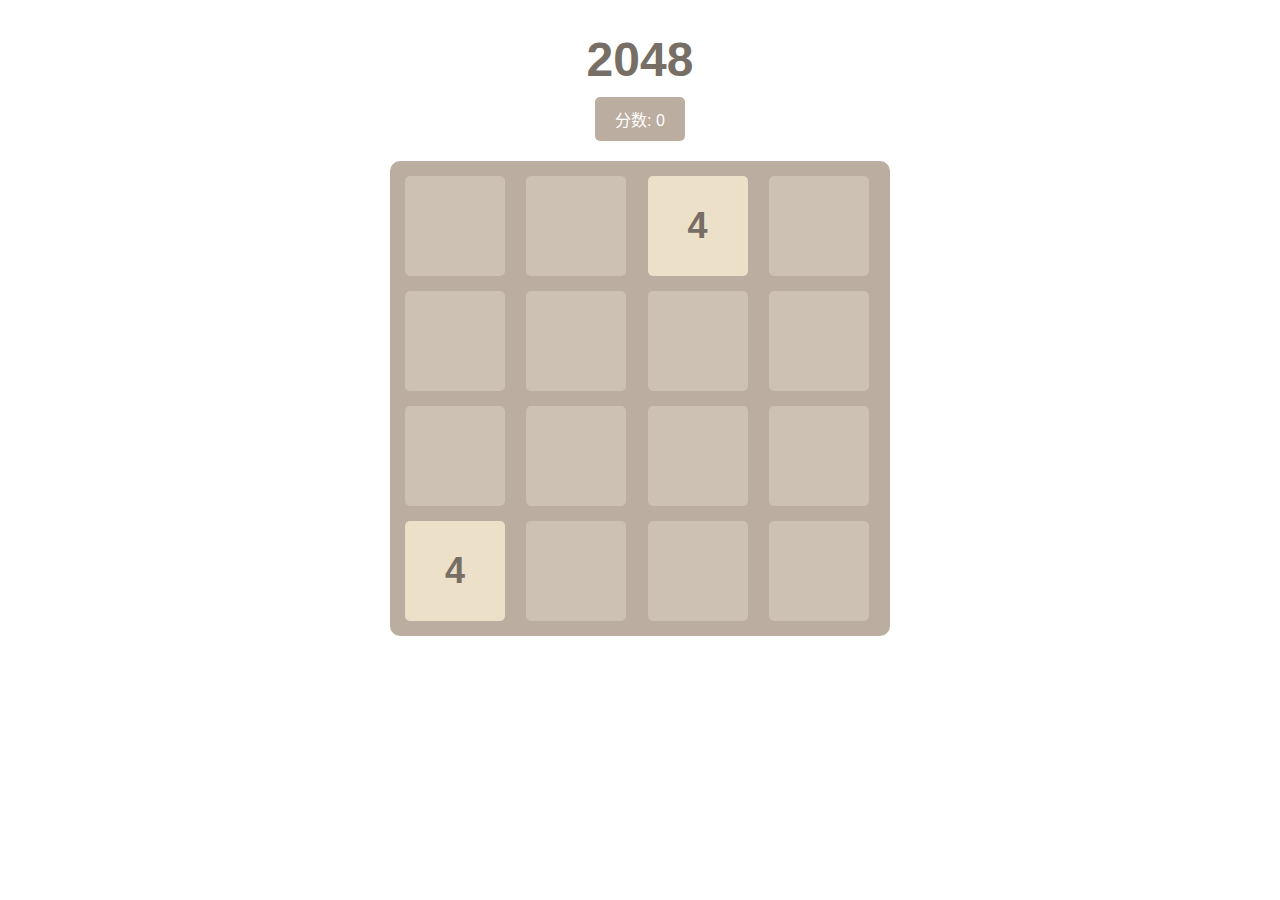
<file: Game/2048/index.html>
<!DOCTYPE html>
<html lang="zh-CN">
<head>
    <meta charset="UTF-8">
    <meta name="viewport" content="width=device-width, initial-scale=1.0">
    <title>2048 Game Alpha 003</title>
    <link rel="stylesheet" href="styles.css">
</head>
<body>
    <div class="container">
        <h1>2048</h1>
        <div class="score-container">
            分数: <span id="score">0</span>
        </div>
        <div class="grid"></div>
        <div id="gameOver" class="game-over">
            <div>
                <p>游戏结束!</p>
                <p>最终分数: <span id="finalScore">0</span></p>
                <button id="restart">重新开始</button>
            </div>
        </div>
    </div>
    <script src="script.js"></script>
</body>
</html>
</file>
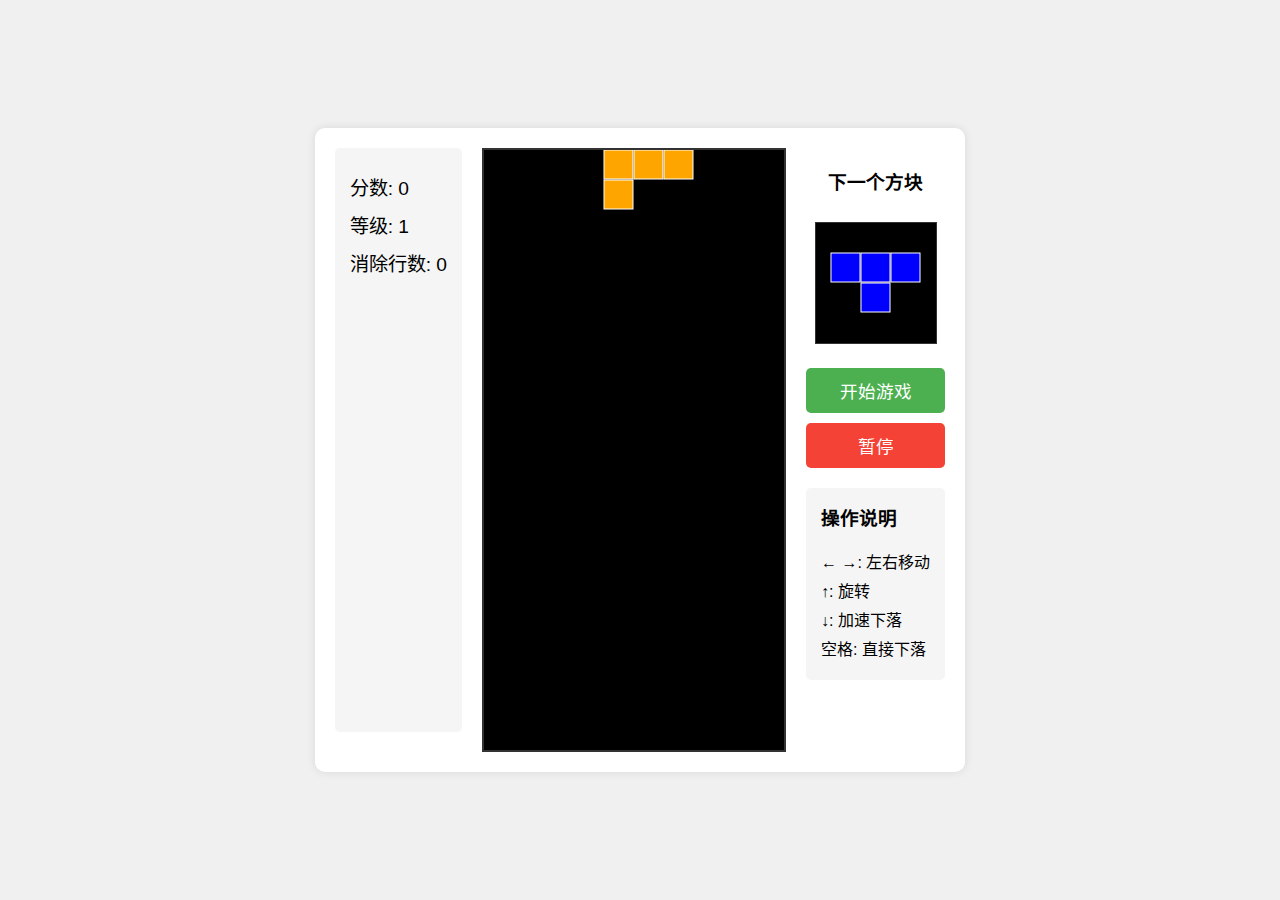
<file: Game/Tetris/index.html>
<!DOCTYPE html>
<html lang="zh-CN">
<head>
    <meta charset="UTF-8">
    <meta name="viewport" content="width=device-width, initial-scale=1.0">
    <title>俄罗斯方块 Alpha001</title>
    <link rel="stylesheet" href="styles.css">
</head>
<body>
    <div class="container">
        <div class="game-info">
            <div class="score">分数: <span id="score">0</span></div>
            <div class="level">等级: <span id="level">1</span></div>
            <div class="lines">消除行数: <span id="lines">0</span></div>
        </div>
        <canvas id="gameCanvas"></canvas>
        <div class="controls">
            <div class="next-piece">
                <h3>下一个方块</h3>
                <canvas id="nextCanvas"></canvas>
            </div>
            <div class="buttons">
                <button id="startBtn">开始游戏</button>
                <button id="pauseBtn">暂停</button>
            </div>
            <div class="instructions">
                <h3>操作说明</h3>
                <p>← →: 左右移动</p>
                <p>↑: 旋转</p>
                <p>↓: 加速下落</p>
                <p>空格: 直接下落</p>
            </div>
        </div>
    </div>
    <script src="script.js"></script>
</body>
</html>
</file>
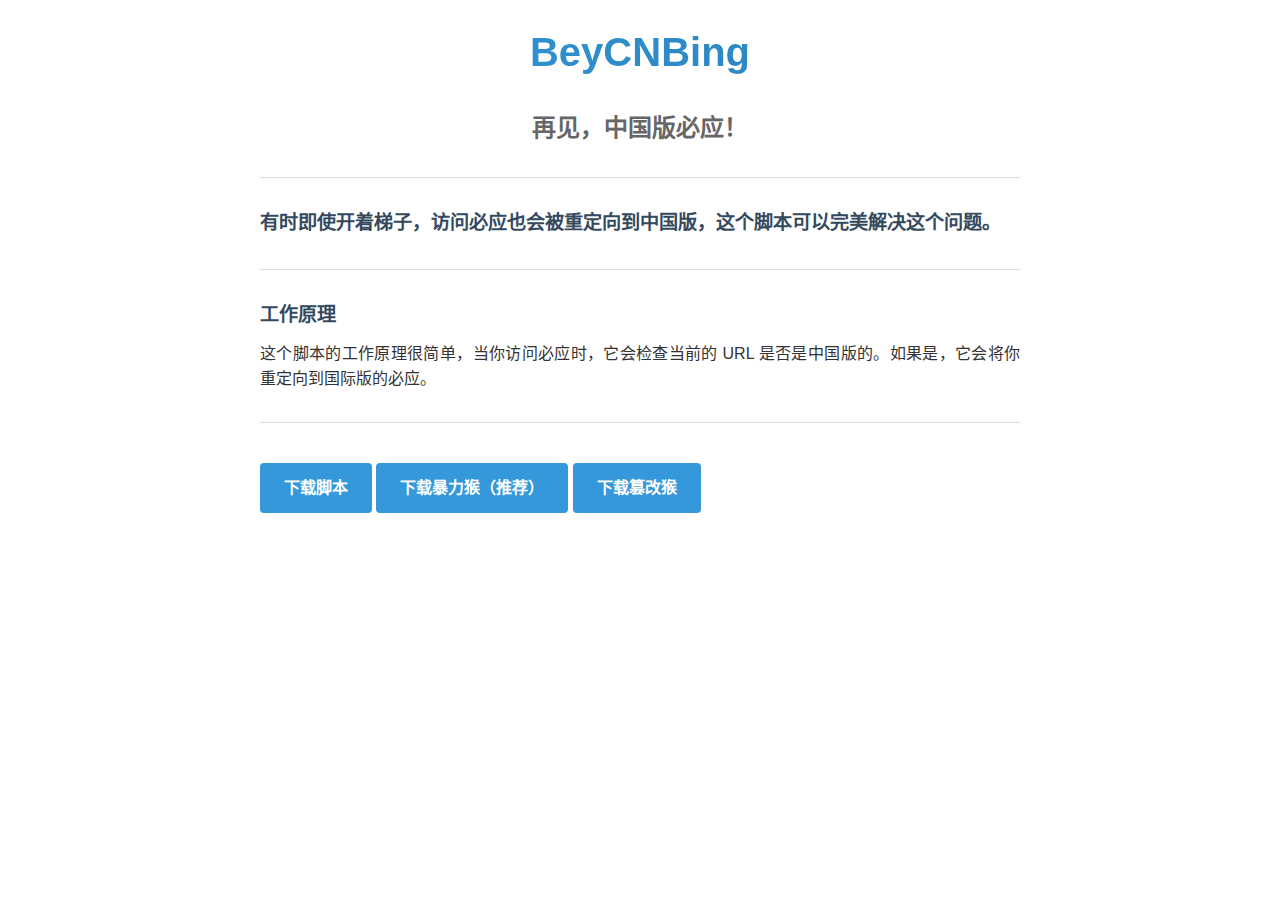
<file: Script/BeyCNBing/index.html>
<!DOCTYPE html>
<html lang="zh-CN">
<head>
    <meta charset="UTF-8">
    <meta name="viewport" content="width=device-width, initial-scale=1.0">
    <title>BeyCNBing</title>
    <link rel="stylesheet" href="styles.css">
</head>
<body>
    <h1>BeyCNBing</h1>
    <h2>再见，中国版必应！</h2>
    <hr>
    <h3>有时即使开着梯子，访问必应也会被重定向到中国版，这个脚本可以完美解决这个问题。</h3>
    <hr>
    <h3>工作原理</h3>
    <p>这个脚本的工作原理很简单，当你访问必应时，它会检查当前的 URL 是否是中国版的。如果是，它会将你重定向到国际版的必应。</p>
    <hr>
<a href="https://theoninesixy.github.io/Script/BeyCNBing/file/BeyCNBing.js">下载脚本</a>
    <a href="https://violentmonkey.github.io/">下载暴力猴（推荐）</a>
    <a href="https://www.tampermonkey.net/">下载篡改猴</a>
</body>
</html>
</file>
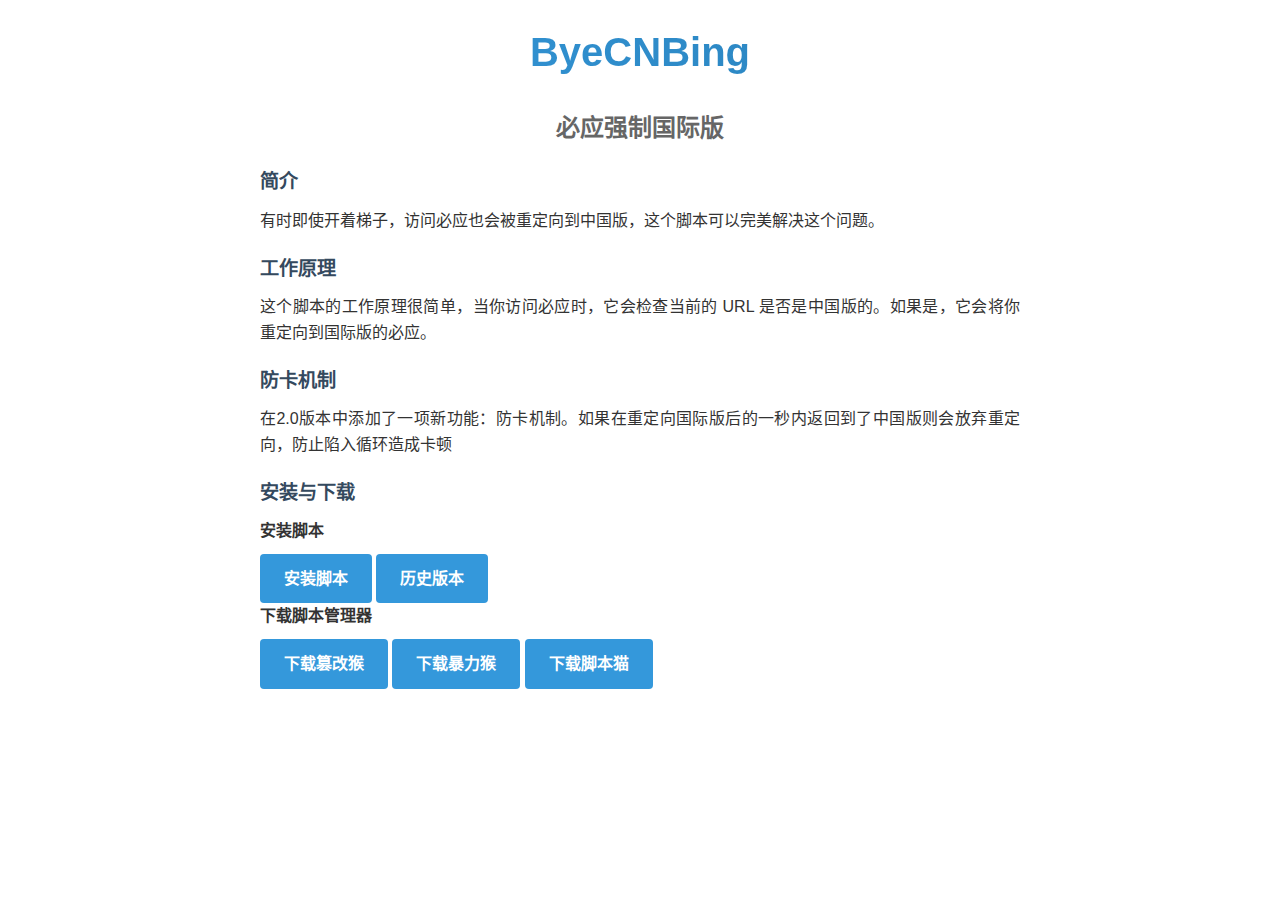
<file: Script/ByeCNBing/index.html>
<!DOCTYPE html>
<html lang="zh-CN">
<head>
    <meta charset="UTF-8">
    <meta name="viewport" content="width=device-width, initial-scale=1.0">
    <title>ByeCNBing</title>
    <link rel="stylesheet" href="styles.css">
</head>
<body>
    <h1>ByeCNBing</h1>
    <h2>必应强制国际版</h2>
    <h3>简介</h3>
    <p>有时即使开着梯子，访问必应也会被重定向到中国版，这个脚本可以完美解决这个问题。</p>
    <h3>工作原理</h3>
    <p>这个脚本的工作原理很简单，当你访问必应时，它会检查当前的 URL 是否是中国版的。如果是，它会将你重定向到国际版的必应。</p>
    <h3>防卡机制</h3>
    <p>在2.0版本中添加了一项新功能：防卡机制。如果在重定向国际版后的一秒内返回到了中国版则会放弃重定向，防止陷入循环造成卡顿</p>
    <h3>安装与下载</h3>
    <h4>安装脚本</h4>
    <a href="https://theoninesixy.github.io/Script/ByeCNBing/file/ByeCNBing.user.js">安装脚本</a>
    <a href="https://greasyfork.org/scripts/545936-byecnbing/versions">历史版本</a>
    <h4>下载脚本管理器</h3>
    <a href="https://www.tampermonkey.net/">下载篡改猴</a>
    <a href="https://violentmonkey.github.io/">下载暴力猴</a>
    <a href="https://docs.scriptcat.org">下载脚本猫</a>
</body>
</html>
</file>
<file: styles.css>
/* 基础样式重置 */
* {
    margin: 0;
    padding: 0;
    box-sizing: border-box;
    font-family: 'Microsoft YaHei', sans-serif;
}

/* 页面背景和容器 */
body {
    background-color: #f5f5f5;
    color: #333;
    line-height: 1.6;
    max-width: 800px;
    margin: 0 auto;
    padding: 20px;
}

/* 标题样式 */
header {
    text-align: center;
    margin-bottom: 30px;
}

h1 {
    color: #2c3e50;
    font-size: 2.2rem;
    margin-bottom: 10px;
    text-shadow: 1px 1px 2px rgba(0,0,0,0.1);
}

h2 {
    color: #34495e;
    font-size: 1.5rem;
    margin: 20px 0 15px;
    padding-bottom: 8px;
    border-bottom: 2px solid #3498db;
}

/* 分割线样式 */
hr {
    border: none;
    height: 1px;
    background: linear-gradient(to right, transparent, #3498db, transparent);
    margin: 25px 0;
}

/* 链接样式 */
a {
    color: #3498db;
    text-decoration: none;
    transition: color 0.3s, text-decoration 0.3s;
}

a:hover {
    color: #2980b9;
    text-decoration: underline;
}

/* 列表样式 */
ul {
    list-style-type: none;
    padding-left: 20px;
}

li {
    margin: 10px 0;
    position: relative;
}

li::before {
    content: "•";
    color: #3498db;
    font-size: 1.2em;
    position: absolute;
    left: -20px;
}

/* 导航和区块样式 */
nav, section {
    background-color: white;
    padding: 20px;
    border-radius: 8px;
    box-shadow: 0 2px 10px rgba(0,0,0,0.05);
    transition: transform 0.3s, box-shadow 0.3s;
}

nav:hover, section:hover {
    transform: translateY(-3px);
    box-shadow: 0 5px 15px rgba(0,0,0,0.1);
}

/* 响应式调整 */
@media (max-width: 600px) {
    body {
        padding: 10px;
    }
    h1 {
        font-size: 1.8rem;
    }
    h2 {
        font-size: 1.3rem;
    }
    nav, section {
        padding: 15px;
    }
}
</file>
<file: old/styles.css>
/* 基础样式重置 */
* {
    margin: 0;
    padding: 0;
    box-sizing: border-box;
    font-family: 'Microsoft YaHei', 'Segoe UI', sans-serif;
}

/* 页面背景和容器 */
body {
    background: linear-gradient(135deg, #f5f7fa 0%, #e4eaf5 100%);
    color: #333;
    line-height: 1.6;
    max-width: 800px;
    margin: 0 auto;
    padding: 20px;
    min-height: 100vh;
}

/* 标题样式 */
header {
    text-align: center;
    margin-bottom: 40px;
    padding: 30px 0;
    background: linear-gradient(90deg, #3498db 0%, #2980b9 100%);
    border-radius: 12px;
    color: white;
    box-shadow: 0 4px 15px rgba(0,0,0,0.1);
    animation: fadeIn 1s ease-in-out;
}

h1 {
    font-size: 2.5rem;
    margin-bottom: 15px;
    text-shadow: 0 2px 4px rgba(0,0,0,0.2);
    letter-spacing: 1px;
}

h2 {
    color: #2c3e50;
    font-size: 1.6rem;
    margin: 25px 0 15px;
    padding-bottom: 10px;
    border-bottom: 3px solid #3498db;
    display: inline-block;
    transition: all 0.3s ease;
}

h2:hover {
    transform: translateX(5px);
}

/* 分割线样式 */
hr {
    border: none;
    height: 2px;
    background: linear-gradient(to right, transparent, #3498db, transparent);
    margin: 30px 0;
}

/* 链接样式 */
a {
    color: #3498db;
    text-decoration: none;
    transition: all 0.3s ease;
    position: relative;
    padding: 2px 0;
}

a::after {
    content: '';
    position: absolute;
    width: 0;
    height: 2px;
    bottom: 0;
    left: 0;
    background-color: #2980b9;
    transition: width 0.3s ease;
}

a:hover {
    color: #2980b9;
}

a:hover::after {
    width: 100%;
}

/* 列表样式 */
ul {
    list-style-type: none;
    padding-left: 25px;
}

li {
    margin: 12px 0;
    position: relative;
    padding-left: 15px;
    transition: transform 0.2s ease;
}

li::before {
    content: "→";
    color: #3498db;
    font-size: 1.1em;
    position: absolute;
    left: -10px;
    transition: transform 0.2s ease;
}

li:hover {
    transform: translateX(5px);
}

li:hover::before {
    transform: translateX(3px);
}

/* 导航和区块样式 */
nav, section {
    background-color: white;
    padding: 25px;
    border-radius: 12px;
    box-shadow: 0 4px 12px rgba(0,0,0,0.08);
    transition: all 0.4s ease;
    margin-bottom: 30px;
    opacity: 0;
    transform: translateY(20px);
    animation: fadeInUp 0.8s ease-out forwards;
}

nav {
    animation-delay: 0.1s;
}

section {
    animation-delay: 0.3s;
}

nav:hover, section:hover {
    transform: translateY(-5px);
    box-shadow: 0 8px 20px rgba(0,0,0,0.12);
}

/* 动画效果 */
@keyframes fadeIn {
    from {
        opacity: 0;
    }
    to {
        opacity: 1;
    }
}

@keyframes fadeInUp {
    from {
        opacity: 0;
        transform: translateY(20px);
    }
    to {
        opacity: 1;
        transform: translateY(0);
    }
}

/* 响应式调整 */
@media (max-width: 768px) {
    body {
        padding: 15px;
    }
    h1 {
        font-size: 2.2rem;
    }
    h2 {
        font-size: 1.4rem;
    }
    nav, section {
        padding: 20px;
    }
}

@media (max-width: 480px) {
    h1 {
        font-size: 1.8rem;
    }
    h2 {
        font-size: 1.3rem;
    }
    nav, section {
        padding: 15px;
    }
    header {
        padding: 20px 0;
    }
}
</file>
<file: Flashing/FlashRecovery/styles.css>
* {
    margin: 0;
    padding: 0;
    box-sizing: border-box;
}

body {
    font-family: 'Segoe UI', Tahoma, Geneva, Verdana, sans-serif;
    line-height: 1.6;
    color: #333;
    background-color: #f5f5f5;
    padding: 20px;
    max-width: 800px;
    margin: 0 auto;
}

h1 {
    color: #2c3e50;
    margin-bottom: 20px;
    text-align: center;
}

h2 {
    color: #34495e;
    margin: 25px 0 15px;
    padding-bottom: 5px;
    border-bottom: 2px solid #3498db;
}

h3 {
    color: #2980b9;
    margin: 20px 0 10px;
}

p {
    margin-bottom: 15px;
    padding: 10px;
    background-color: #fff;
    border-radius: 5px;
    box-shadow: 0 1px 3px rgba(0,0,0,0.1);
}

a {
    color: #3498db;
    text-decoration: none;
    transition: color 0.3s;
}

a:hover {
    color: #2980b9;
    text-decoration: underline;
}

code {
    background-color: #333;
    color: #fff;
    padding: 2px 4px;
    border-radius: 3px;
    font-family: 'Courier New', Courier, monospace;
}

hr {
    border: none;
    border-top: 1px solid #ddd;
    margin: 20px 0;
}

@media (max-width: 600px) {
    body {
        padding: 10px;
    }
    h1 {
        font-size: 1.8em;
    }
    h2 {
        font-size: 1.5em;
    }
    h3 {
        font-size: 1.2em;
    }
}
</file>
<file: Game/2048/styles.css>
.container {
    max-width: 500px;
    margin: 0 auto;
    text-align: center;
    font-family: Arial, sans-serif;
}

h1 {
    font-size: 48px;
    color: #776e65;
    margin-bottom: 10px;
}

.score-container {
    background-color: #bbada0;
    color: white;
    padding: 10px 20px;
    border-radius: 5px;
    display: inline-block;
    margin-bottom: 20px;
}

.grid {
    display: grid;
    grid-template-columns: repeat(4, 1fr);
    gap: 15px;
    background-color: #bbada0;
    padding: 15px;
    border-radius: 10px;
    margin-bottom: 20px;
}

.cell {
    width: 100px;
    height: 100px;
    background-color: #cdc1b4;
    border-radius: 5px;
    display: flex;
    align-items: center;
    justify-content: center;
    font-size: 36px;
    font-weight: bold;
    color: #776e65;
}

.tile-2 {
    background-color: #eee4da;
}

.tile-4 {
    background-color: #ede0c8;
}

.tile-8 {
    background-color: #f2b179;
    color: white;
}

.tile-16 {
    background-color: #f59563;
    color: white;
}

.tile-32 {
    background-color: #f67c5f;
    color: white;
}

.tile-64 {
    background-color: #f65e3b;
    color: white;
}

.tile-128 {
    background-color: #edcf72;
    color: white;
}

.tile-256 {
    background-color: #edcc61;
    color: white;
}

.tile-512 {
    background-color: #edc850;
    color: white;
}

.tile-1024 {
    background-color: #edc53f;
    color: white;
}

.tile-2048 {
    background-color: #edc22e;
    color: white;
}

.game-over {
    position: fixed;
    top: 0;
    left: 0;
    width: 100%;
    height: 100%;
    background-color: rgba(0, 0, 0, 0.5);
    display: flex;
    align-items: center;
    justify-content: center;
    display: none;
}

.game-over > div {
    background-color: white;
    padding: 20px;
    border-radius: 10px;
    text-align: center;
}

.game-over p {
    font-size: 36px;
    color: #776e65;
    margin: 10px 0;
}

button {
    background-color: #8f7a66;
    color: white;
    border: none;
    padding: 10px 20px;
    border-radius: 5px;
    font-size: 18px;
    cursor: pointer;
    margin-top: 20px;
}

button:hover {
    background-color: #9f8b77;
}
</file>
<file: Game/Tetris/styles.css>
body {
    margin: 0;
    padding: 0;
    font-family: Arial, sans-serif;
    background-color: #f0f0f0;
    display: flex;
    justify-content: center;
    align-items: center;
    min-height: 100vh;
}

.container {
    display: flex;
    gap: 20px;
    padding: 20px;
    background-color: white;
    border-radius: 10px;
    box-shadow: 0 0 10px rgba(0, 0, 0, 0.1);
}

#gameCanvas {
    border: 2px solid #333;
    background-color: #000;
}

.game-info {
    background-color: #f5f5f5;
    padding: 15px;
    border-radius: 5px;
    margin-bottom: 20px;
}

.score, .level, .lines {
    font-size: 1.2em;
    margin: 10px 0;
}

.controls {
    display: flex;
    flex-direction: column;
    gap: 20px;
}

.next-piece {
    text-align: center;
}

#nextCanvas {
    border: 1px solid #333;
    background-color: #000;
    margin-top: 10px;
}

.buttons {
    display: flex;
    flex-direction: column;
    gap: 10px;
}

button {
    padding: 10px 20px;
    font-size: 1.1em;
    cursor: pointer;
    border: none;
    border-radius: 5px;
    background-color: #4CAF50;
    color: white;
    transition: background-color 0.3s;
}

button:hover {
    background-color: #45a049;
}

#pauseBtn {
    background-color: #f44336;
}

#pauseBtn:hover {
    background-color: #da190b;
}

.instructions {
    background-color: #f5f5f5;
    padding: 15px;
    border-radius: 5px;
}

.instructions h3 {
    margin-top: 0;
}

.instructions p {
    margin: 5px 0;
}
</file>
<file: Script/BeyCNBing/styles.css>
/* 全局样式 */
* {
    margin: 0;
    padding: 0;
    box-sizing: border-box;
}

body {
    font-family: 'Segoe UI', Tahoma, Geneva, Verdana, sans-serif;
    line-height: 1.6;
    color: #333;
    background-color: #ffffff;
    max-width: 800px;
    margin: 0 auto;
    padding: 20px;
}

/* 标题样式 */
h1 {
    color: #2c3e50;
    margin-bottom: 20px;
    text-align: center;
    font-size: 2.5rem;
    background: linear-gradient(to right, #3498db, #2980b9);
    -webkit-background-clip: text;
    background-clip: text;
    color: transparent;
}

h2 {
    color: #666666;
    margin: 25px 0 15px;
    font-size: 1.5rem;
    text-align: center;
}

h3 {
    color: #34495e;
    margin: 20px 0 10px;
    font-size: 1.2rem;
}

/* 段落样式 */
p {
    margin-bottom: 20px;
    text-align: justify;
}

/* 分隔线样式 */
hr {
    border: none;
    border-top: 1px solid #ddd;
    margin: 30px 0;
}

/* 链接样式 */
a {
    display: inline-block;
    background-color: #3498db;
    color: white;
    padding: 12px 24px;
    text-decoration: none;
    border-radius: 4px;
    font-weight: bold;
    transition: background-color 0.3s ease, transform 0.2s ease;
    margin-top: 10px;
}

a:hover {
    background-color: #2980b9;
    transform: translateY(-2px);
}

a:active {
    transform: translateY(0);
}

/* 响应式设计 */
@media (max-width: 600px) {
    body {
        padding: 15px;
    }

    h1 {
        font-size: 2rem;
    }

    h2 {
        font-size: 1.3rem;
    }

    a {
        padding: 10px 20px;
        width: 100%;
        text-align: center;
    }
}
</file>
<file: Script/ByeCNBing/styles.css>
/* 全局样式 */
* {
    margin: 0;
    padding: 0;
    box-sizing: border-box;
}

body {
    font-family: 'Segoe UI', Tahoma, Geneva, Verdana, sans-serif;
    line-height: 1.6;
    color: #333;
    background-color: #ffffff;
    max-width: 800px;
    margin: 0 auto;
    padding: 20px;
}

/* 标题样式 */
h1 {
    color: #2c3e50;
    margin-bottom: 20px;
    text-align: center;
    font-size: 2.5rem;
    background: linear-gradient(to right, #3498db, #2980b9);
    -webkit-background-clip: text;
    background-clip: text;
    color: transparent;
}

h2 {
    color: #666666;
    margin: 25px 0 15px;
    font-size: 1.5rem;
    text-align: center;
}

h3 {
    color: #34495e;
    margin: 20px 0 10px;
    font-size: 1.2rem;
}

/* 段落样式 */
p {
    margin-bottom: 20px;
    text-align: justify;
}

/* 分隔线样式 */
hr {
    border: none;
    border-top: 1px solid #ddd;
    margin: 30px 0;
}

/* 链接样式 */
a {
    display: inline-block;
    background-color: #3498db;
    color: white;
    padding: 12px 24px;
    text-decoration: none;
    border-radius: 4px;
    font-weight: bold;
    transition: background-color 0.3s ease, transform 0.2s ease;
    margin-top: 10px;
}

a:hover {
    background-color: #2980b9;
    transform: translateY(-2px);
}

a:active {
    transform: translateY(0);
}

/* 响应式设计 */
@media (max-width: 600px) {
    body {
        padding: 15px;
    }

    h1 {
        font-size: 2rem;
    }

    h2 {
        font-size: 1.3rem;
    }

    a {
        padding: 10px 20px;
        width: 100%;
        text-align: center;
    }
}
</file>
